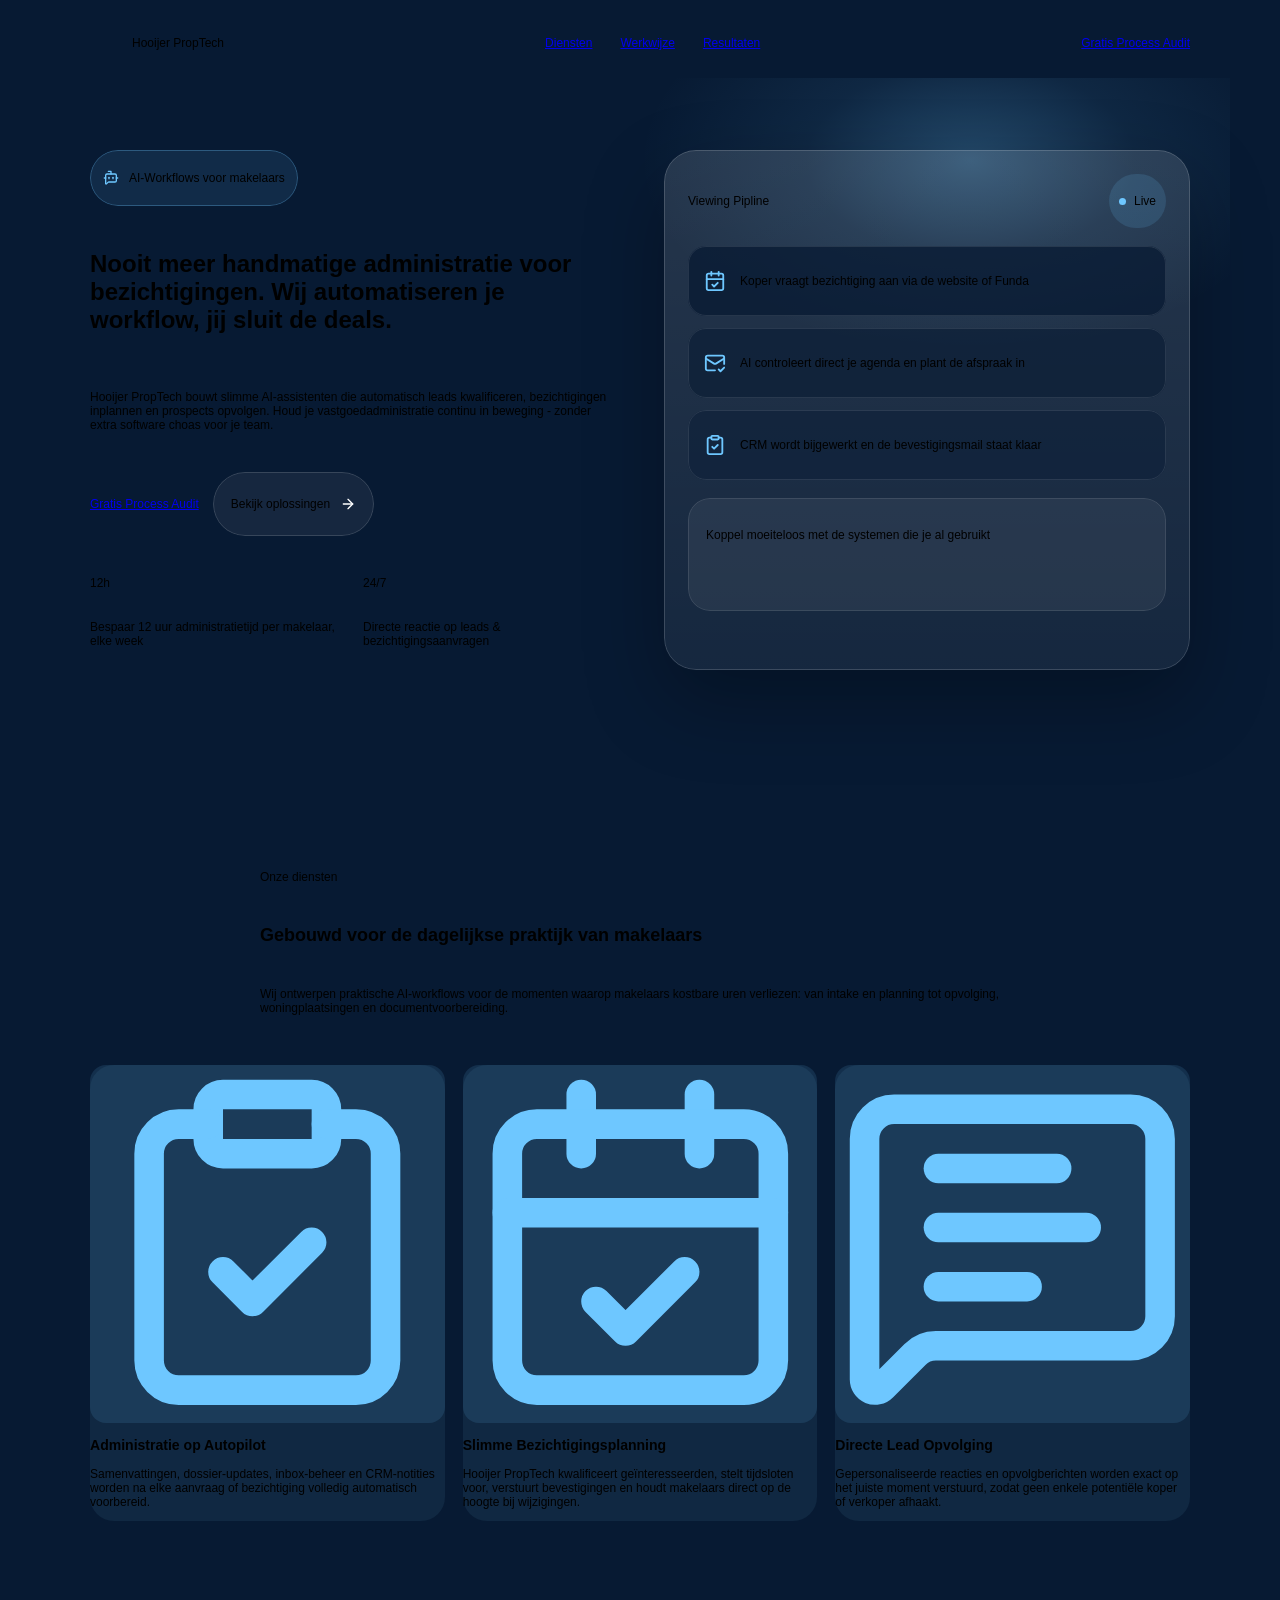
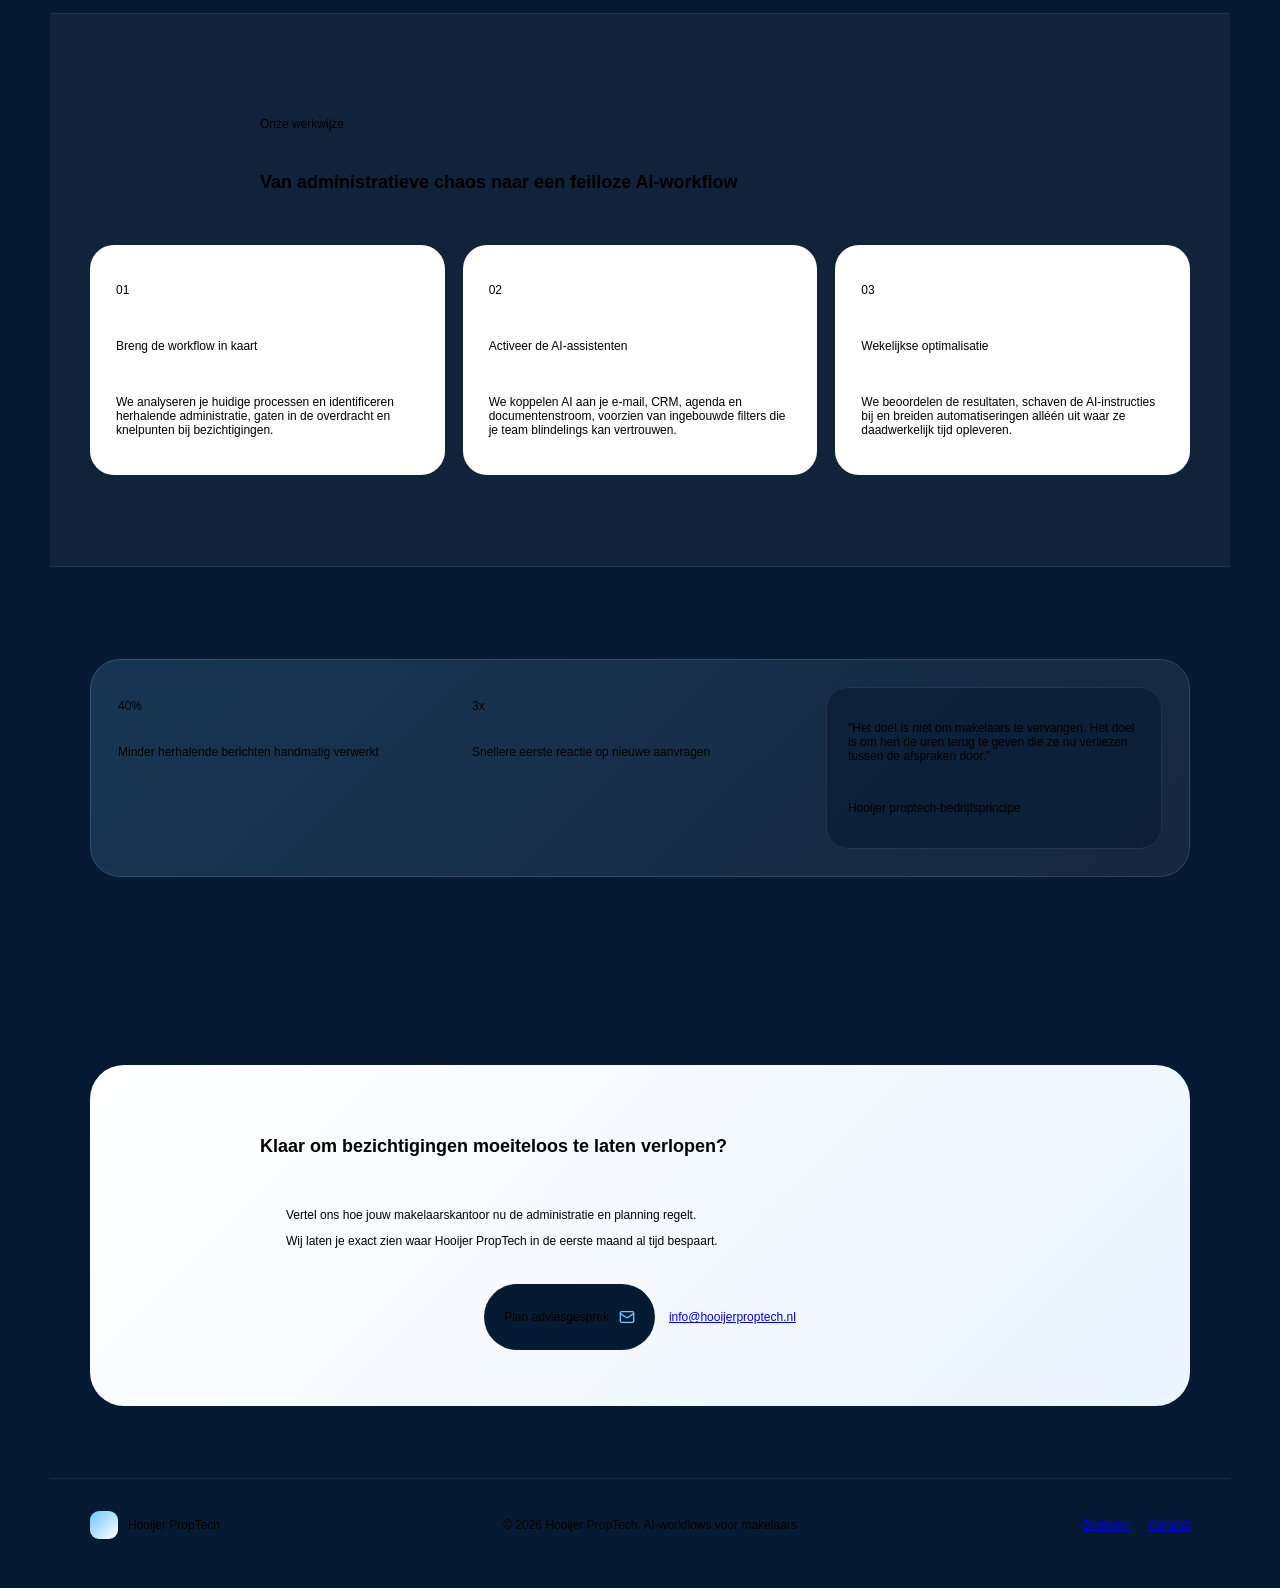
<file: PropAI — AI Automation for Real Estate Agents_files/canvas-sandbox-on-page.html>
<!DOCTYPE html>
<!-- saved from url=(0724)https://site-da978dc66a2a6b6aeba1e8b35b87ab9af8ecf9a7d78844601239dc228b.framercanvas.com/s/app.b3542740e5a1b34b8285e6420af47d5f94ad0363/canvas-sandbox-on-page.html?experiment=prototypeTreeDriver%3DdynamicOverrides#services=%7B%22api%22%3A%22https%3A%2F%2Fapi.framer.com%22%2C%22app%22%3A%22https%3A%2F%2Fframer.com%22%2C%22canvas%22%3A%22https%3A%2F%2Fframercanvas.com%22%2C%22events%22%3A%22https%3A%2F%2Fevents.framer.com%22%2C%22login%22%3A%22https%3A%2F%2Fframer.com%2Flogin%22%2C%22userContent%22%3A%22https%3A%2F%2Fframerusercontent.com%22%2C%22modulesCDN%22%3A%22https%3A%2F%2Fframerusercontent.com%2Fmodules%22%2C%22modulesShortLink%22%3A%22https%3A%2F%2Fframer.com%2Fm%22%2C%22previewDomain%22%3A%22framer.app%22%7D -->
<html lang="en" dir="ltr"><head><meta http-equiv="Content-Type" content="text/html; charset=UTF-8">
		
		<meta name="viewport" content="width=device-width, initial-scale=1.0, maximum-scale=1.0, user-scalable=no">

		<script type="importmap-shim">
{
	"imports": {
		"framer": "./scripts/framer.esm.js",
		"framer-motion": "https://app.framerstatic.com/framer-motion-esm-shim.3P3AOA56.mjs",
		"react": "./scripts/react.esm.js",
		"react/jsx-runtime": "./scripts/react-jsx-runtime.esm.js",
		"react/jsx-dev-runtime": "./scripts/react-jsx-runtime.esm.js",
		"react-dom": "./scripts/react-dom.esm.js",
		"react-dom/client": "./scripts/react-dom.esm.js",
		"react-dom/server": "./scripts/react-dom-server.esm.js"
	},
	"scopes": {
		"https://ga.jspm.io/": {
			"fs": "https://framer.com/m/framer/empty.js@0.1.0",
			"process": "https://framer.com/m/framer/empty.js@0.1.0",
			"scheduler": "https://ga.jspm.io/npm:scheduler@0.23.0/index.js"
		}
	}
}
</script>


		
		
			<script src="./react.production.min(1).js.download"></script>
<script src="./react-dom.production.min(1).js.download"></script>
<script src="./react-dom-server-legacy.browser.production.min(1).js.download"></script>
		

		
<script>
	window.__previousRequire__ = window.require
	window.__previousExports__ = window.exports
	window.__previousProcess__ = window.process

	window.require = (moduleSpecifier) => {
		switch (moduleSpecifier) {
			case "react":
				return window.React
			case "object-assign":
				return Object.assign
			default:
				throw new Error("react-jsx-runtime requires unexpected module:" + moduleSpecifier)
		}
	}

	window.__REACT_RUNTIME_JSX__ = { Fragment: undefined, jsx: undefined, jsxs: undefined, jsxDEV: undefined }
	window.exports = {
		set Fragment(value) { window.__REACT_RUNTIME_JSX__.Fragment = value; },
		set jsx(value) { window.__REACT_RUNTIME_JSX__.jsx = value; },
		set jsxs(value) { window.__REACT_RUNTIME_JSX__.jsxs = value; },
		set jsxDEV(value) {window.__REACT_RUNTIME_JSX__.jsxDEV = value; }
	}
</script>

	<script>
		window.process = { env: { NODE_ENV: "production" } }
	</script>
	<script src="./react-jsx-runtime.production.min.js.download"></script>
	<script>
		;(function() {
			const reactJsxRuntimeProductionGlobals = JSON.parse(`["f", "k", "l", "m", "n", "p", "q"]
`)
			if (!Array.isArray(reactJsxRuntimeProductionGlobals) || reactJsxRuntimeProductionGlobals.length === 0) {
				throw new Error("react-jsx-runtime production globals config missing")
			}

			for (const globalName of reactJsxRuntimeProductionGlobals) {
				const value = window[globalName]
				Object.defineProperty(window, globalName, {
					value,
					writable: false,
					configurable: false,
					enumerable: true,
				})
			}
		})()
	</script>

<script>
	// Restore the globals to their prev values.
	window.require = window.__previousRequire__
	window.exports = window.__previousExports__
	window.process = window.__previousProcess__
</script>


		
		<link href="./canvas-sandbox-on-page.JVQMCO6I.css" rel="stylesheet">

		
		<link href="https://app.framerstatic.com/chunk-GN24XEI4.mjs" rel="modulepreload">
<link href="https://app.framerstatic.com/chunk-YDRHTA5M.mjs" rel="modulepreload">
<link href="https://app.framerstatic.com/chunk-DYNCKUFC.mjs" rel="modulepreload">
<link href="https://app.framerstatic.com/chunk-PBTAHTNX.mjs" rel="modulepreload">
<link href="https://app.framerstatic.com/chunk-425IX65M.mjs" rel="modulepreload">
<link href="https://app.framerstatic.com/chunk-HMF7T2NG.mjs" rel="modulepreload">
<link href="https://app.framerstatic.com/chunk-CT63CFX7.mjs" rel="modulepreload">
<link href="https://app.framerstatic.com/chunk-UIHRMWHY.mjs" rel="modulepreload">
<link href="https://app.framerstatic.com/chunk-WO5DC6IG.mjs" rel="modulepreload">
<link href="https://app.framerstatic.com/chunk-MMESJ4O2.mjs" rel="modulepreload">
<link href="https://app.framerstatic.com/chunk-WFVIAMCW.mjs" rel="modulepreload">
<link href="https://app.framerstatic.com/chunk-XD24P57D.mjs" rel="modulepreload">
<link href="https://app.framerstatic.com/chunk-4I6ENMO3.mjs" rel="modulepreload">
<link href="https://app.framerstatic.com/chunk-TLN27MBM.mjs" rel="modulepreload">
<link href="https://app.framerstatic.com/chunk-AXMHKBT6.mjs" rel="modulepreload">
<link href="https://app.framerstatic.com/chunk-2KIUTRA6.mjs" rel="modulepreload">
<link href="https://app.framerstatic.com/chunk-5OWMESGG.mjs" rel="modulepreload">
<link href="https://app.framerstatic.com/chunk-IVLJFPXK.mjs" rel="modulepreload">
<link href="https://app.framerstatic.com/chunk-6GHJKZ6U.mjs" rel="modulepreload">
<link href="https://app.framerstatic.com/chunk-Q652OIYH.mjs" rel="modulepreload">
<link href="https://app.framerstatic.com/chunk-7NY3LZ3R.mjs" rel="modulepreload">
<link href="https://app.framerstatic.com/chunk-CU22M4B3.mjs" rel="modulepreload">
<link href="https://app.framerstatic.com/chunk-2Q7D34YV.mjs" rel="modulepreload">
<link href="https://app.framerstatic.com/chunk-XSZNKX3T.mjs" rel="modulepreload">
<link href="https://app.framerstatic.com/chunk-AFIDN3ND.mjs" rel="modulepreload">
<link href="https://app.framerstatic.com/chunk-EQBCTBZ3.mjs" rel="modulepreload">
<link href="https://app.framerstatic.com/chunk-XE44TO42.mjs" rel="modulepreload">
<link href="https://app.framerstatic.com/chunk-G6GJM6IQ.mjs" rel="modulepreload">
<link href="https://app.framerstatic.com/chunk-7LHLDZTO.mjs" rel="modulepreload">
<link href="https://app.framerstatic.com/chunk-L2QYKMOJ.mjs" rel="modulepreload">
<link href="https://app.framerstatic.com/chunk-6C6VSETA.mjs" rel="modulepreload">
<link href="https://app.framerstatic.com/chunk-KYPY4QS7.mjs" rel="modulepreload">
<link href="https://app.framerstatic.com/chunk-FYUJQV6J.mjs" rel="modulepreload">
<link href="https://app.framerstatic.com/chunk-A57EQWGF.mjs" rel="modulepreload">
<link href="https://app.framerstatic.com/chunk-QQNP42OT.mjs" rel="modulepreload">
<link href="https://app.framerstatic.com/chunk-XWJKN7IN.mjs" rel="modulepreload">
<link href="https://app.framerstatic.com/chunk-NUW55VQ6.mjs" rel="modulepreload">
<link href="https://app.framerstatic.com/chunk-3HUNQ5UJ.mjs" rel="modulepreload">
<link href="https://app.framerstatic.com/chunk-AYYBTPZU.mjs" rel="modulepreload">
<link href="https://app.framerstatic.com/chunk-TCEROVJS.mjs" rel="modulepreload">
<link href="https://app.framerstatic.com/chunk-6ARWXEFX.mjs" rel="modulepreload">
<link href="https://app.framerstatic.com/chunk-BYNP3JI7.mjs" rel="modulepreload">
<link href="https://app.framerstatic.com/chunk-2NQVBTOC.mjs" rel="modulepreload">
<link href="https://app.framerstatic.com/chunk-3ZJI7BYZ.mjs" rel="modulepreload">
<link href="https://app.framerstatic.com/chunk-JKBVST2J.mjs" rel="modulepreload">
<link href="https://app.framerstatic.com/chunk-C2ONFC6H.mjs" rel="modulepreload">
<link href="https://app.framerstatic.com/chunk-VKWF2PPO.mjs" rel="modulepreload">
<link href="https://app.framerstatic.com/chunk-UZNETSBG.mjs" rel="modulepreload">
<link href="https://app.framerstatic.com/chunk-REJ2XCEK.mjs" rel="modulepreload">
<link href="https://app.framerstatic.com/chunk-2S627D2L.mjs" rel="modulepreload">
<link href="https://app.framerstatic.com/chunk-T77QJFCJ.mjs" rel="modulepreload">
<link href="https://app.framerstatic.com/chunk-PCOAFXVS.mjs" rel="modulepreload">
<link href="https://app.framerstatic.com/chunk-RX2FO2PW.mjs" rel="modulepreload">
<link href="https://app.framerstatic.com/chunk-RNHTTH2C.mjs" rel="modulepreload">
<link href="https://app.framerstatic.com/chunk-KVUIFLXV.mjs" rel="modulepreload">
<link href="https://app.framerstatic.com/chunk-RIB5TLTP.mjs" rel="modulepreload">
<link href="https://app.framerstatic.com/chunk-ELZNB4NI.mjs" rel="modulepreload">
<link href="https://app.framerstatic.com/chunk-SPWSWTND.mjs" rel="modulepreload">
<link href="https://app.framerstatic.com/chunk-APUN4GEX.mjs" rel="modulepreload">
<link href="https://app.framerstatic.com/chunk-MHNGPHK2.mjs" rel="modulepreload">
<link href="https://app.framerstatic.com/chunk-5GQS776Z.mjs" rel="modulepreload">
<link href="https://app.framerstatic.com/chunk-ZEAUZYNA.mjs" rel="modulepreload">
<link href="https://app.framerstatic.com/chunk-M6FTQCX2.mjs" rel="modulepreload">
<link href="https://app.framerstatic.com/chunk-KATJTHEH.mjs" rel="modulepreload">
<link href="https://app.framerstatic.com/chunk-V7FUNARM.mjs" rel="modulepreload">
<link href="https://app.framerstatic.com/chunk-S32BAGJQ.mjs" rel="modulepreload">
<link href="https://app.framerstatic.com/chunk-WSUCJTCH.mjs" rel="modulepreload">
<link href="https://app.framerstatic.com/chunk-M7VYO5XE.mjs" rel="modulepreload">
<link href="https://app.framerstatic.com/chunk-RNU25OWF.mjs" rel="modulepreload">
<link href="https://app.framerstatic.com/chunk-C3OP6VPE.mjs" rel="modulepreload">
<link href="https://app.framerstatic.com/chunk-TCGVUOBN.mjs" rel="modulepreload">
<link href="https://app.framerstatic.com/chunk-SDISSWE6.mjs" rel="modulepreload">
<link href="https://app.framerstatic.com/chunk-XFC6OVIX.mjs" rel="modulepreload">
<link href="https://app.framerstatic.com/chunk-S4WLADFZ.mjs" rel="modulepreload">
<link href="https://app.framerstatic.com/chunk-UCF3PEEH.mjs" rel="modulepreload">
<link href="https://app.framerstatic.com/chunk-XITSJKYY.mjs" rel="modulepreload">
	<style type="text/css" data-framer-css="true"></style><style type="text/css" data-framer-css="true"></style><style type="text/css" data-framer-css="true"></style><style type="text/css" data-framer-css="true"></style><style type="text/css" data-framer-css="true"></style><style type="text/css" data-framer-css="true"></style></head>

	<body data-framer-theme="light" data-new-gr-c-s-check-loaded="14.1311.0" data-gr-ext-installed="">
		<main class=""><div style="--token-b3835770-7944-4944-a0bb-674d7ed44056: rgb(7, 26, 51); --token-e65970cc-7e11-4085-8311-ec55d591bad3: rgb(11, 31, 58); --token-221b3ece-9e8e-4d17-84cb-0a00d3812c88: rgb(255, 255, 255); --token-7930363a-e0dd-4387-902f-04e3edc8209b: rgb(234, 244, 255); --token-abb1517e-73e3-4ee2-97fb-7edffe95b4c9: rgb(110, 199, 255); --token-e9bc6e70-7dfa-45e4-87ed-cc01f39129bb: rgba(255, 255, 255, 0.14);"><div data-framer-component-type="Frame" data-framer-name="Desktop" id="WQLkyLRf1" name="Desktop" style="display: flex; flex: 0 0 auto; user-select: none; background-color: rgb(7, 26, 51); pointer-events: none; width: auto; height: min-content; top: 0px; left: 0px; padding: 0px; flex-flow: column; place-content: center flex-start; align-items: center; gap: 0px; position: relative; min-height: 100vh; overflow-x: var(--overflow-clip-fallback, clip); overflow-y: var(--overflow-clip-fallback, clip); transform: none;"><div data-framer-component-type="Frame" id="mRKV6Qk9b" data-framer-name="Navigation" name="Navigation" style="display: flex; flex: 0 0 auto; user-select: none; pointer-events: none; width: 100%; height: min-content; max-width: 1180px; position: relative; padding: 24px 40px 16px; flex-flow: row; place-content: center space-between; align-items: center; overflow-x: var(--overflow-clip-fallback, clip); overflow-y: var(--overflow-clip-fallback, clip); transform: none;"><div data-framer-component-type="Frame" id="Sn2KxP5XH" data-framer-name="Brand" name="Brand" style="display: flex; flex: 0 0 auto; user-select: none; pointer-events: none; width: min-content; height: min-content; position: relative; padding: 0px; flex-flow: row; place-content: center flex-start; align-items: center; gap: 10px; overflow-x: var(--overflow-clip-fallback, clip); overflow-y: var(--overflow-clip-fallback, clip); transform: none;"><div data-framer-component-type="Frame" id="HAvPY9N34" data-framer-name="Brand Mark" name="Brand Mark" style="display: block; flex: 0 0 auto; user-select: none; pointer-events: none; width: 32px; height: 32px; border-radius: 10px; background: linear-gradient(135deg, var(--token-propai-accent) 0%, var(--token-propai-white) 100%); position: relative; overflow-x: var(--overflow-clip-fallback, clip); overflow-y: var(--overflow-clip-fallback, clip); transform: none;"></div><div id="xAGfCr04M" data-framer-component-type="RichTextContainer" style="opacity: 1; width: auto; height: auto; white-space: pre; position: relative; transform: none;"><p dir="auto" class="framer-text" style="--framer-font-family: &quot;Manrope&quot;, &quot;Manrope Placeholder&quot;, sans-serif; --framer-font-weight: 800; --font-selector: RlM7TWFucm9wZS1leHRyYWJvbGQ=; --framer-text-color: var(--token-221b3ece-9e8e-4d17-84cb-0a00d3812c88); --framer-font-size: 20px; --framer-letter-spacing: -0.04em; --framer-line-height: 1em;">Hooijer PropTech</p></div></div><div data-framer-component-type="Frame" id="uxdbQkgLK" data-framer-name="Navigation Links" name="Navigation Links" style="display: flex; flex: 0 0 auto; user-select: none; pointer-events: none; width: min-content; height: min-content; position: relative; padding: 0px; flex-flow: row; place-content: center; align-items: center; gap: 28px; overflow: visible; transform: none;"><div id="ShjL8oZad" data-framer-component-type="RichTextContainer" style="opacity: 1; width: auto; height: auto; white-space: pre; position: relative; transform: none;"><p dir="auto" class="framer-text" style="--framer-font-family: &quot;Manrope&quot;, &quot;Manrope Placeholder&quot;, sans-serif; --framer-font-weight: 600; --font-selector: RlM7TWFucm9wZS1zZW1pYm9sZA==; --framer-text-color: rgba(234, 244, 255, 0.72); --framer-font-size: 14px; --framer-line-height: 1em;"><a class="framer-text framer-styles-preset-z0dlkh" data-styles-preset="gVlcqQnwR" href="https://site-da978dc66a2a6b6aeba1e8b35b87ab9af8ecf9a7d78844601239dc228b.framercanvas.com/s/app.b3542740e5a1b34b8285e6420af47d5f94ad0363/">Diensten</a></p></div><div id="PyKM3n40k" data-framer-component-type="RichTextContainer" style="opacity: 1; width: auto; height: auto; white-space: pre; position: relative; transform: none;"><p dir="auto" class="framer-text" style="--framer-font-family: &quot;Manrope&quot;, &quot;Manrope Placeholder&quot;, sans-serif; --framer-font-weight: 600; --font-selector: RlM7TWFucm9wZS1zZW1pYm9sZA==; --framer-text-color: rgba(234, 244, 255, 0.72); --framer-font-size: 14px; --framer-line-height: 1em;"><a class="framer-text framer-styles-preset-z0dlkh" data-styles-preset="gVlcqQnwR" href="https://site-da978dc66a2a6b6aeba1e8b35b87ab9af8ecf9a7d78844601239dc228b.framercanvas.com/s/app.b3542740e5a1b34b8285e6420af47d5f94ad0363/">Werkwijze</a></p></div><div id="RlZ74D18N" data-framer-component-type="RichTextContainer" style="opacity: 1; width: auto; height: auto; white-space: pre; position: relative; transform: none;"><p dir="auto" class="framer-text" style="--framer-font-family: &quot;Manrope&quot;, &quot;Manrope Placeholder&quot;, sans-serif; --framer-font-weight: 600; --font-selector: RlM7TWFucm9wZS1zZW1pYm9sZA==; --framer-text-color: rgba(234, 244, 255, 0.72); --framer-font-size: 14px; --framer-line-height: 1em;"><a class="framer-text framer-styles-preset-z0dlkh" data-styles-preset="gVlcqQnwR" href="https://site-da978dc66a2a6b6aeba1e8b35b87ab9af8ecf9a7d78844601239dc228b.framercanvas.com/s/app.b3542740e5a1b34b8285e6420af47d5f94ad0363/">Resultaten</a></p></div></div><div data-framer-component-type="ComponentContainer" data-framer-component-container="true" id="qXfuKHsDk" style="display: block; flex: 0 0 auto; user-select: none; width: auto; height: auto; position: relative; overflow: visible; transform: none;"><a class="framer-AbAqL framer-10cku98 framer-v-10cku98 framer-1e6mkoy" data-framer-name="Primary" data-reset="button" href="mailto:hello@propai.agency" target="_blank" rel="noopener" style="background-color: rgb(255, 255, 255); border-radius: 999px;"><div class="framer-k85ddg" data-framer-component-type="RichTextContainer" style="--extracted-r6o4lv: #0B1F3A; transform: none;"><p dir="auto" class="framer-text" style="--font-selector: RlM7TWFucm9wZS1ib2xk; --framer-font-family: &quot;Manrope&quot;, &quot;Manrope Placeholder&quot;, sans-serif; --framer-font-size: 14px; --framer-font-weight: 700; --framer-line-height: 1em; --framer-text-color: var(--extracted-r6o4lv, #0B1F3A);">Gratis Process Audit</p></div></a></div></div><div data-framer-component-type="Frame" id="IzKX2mwph" data-framer-name="Opening" name="Opening" style="display: flex; flex: 0 0 auto; user-select: none; pointer-events: none; width: 100%; height: min-content; background: radial-gradient(50% 50% at 78% 12%, rgba(110, 199, 255, 0.28) 0%, rgba(110, 199, 255, 0.08) 28%, rgba(7, 26, 51, 0) 56%); max-width: 1180px; position: relative; padding: 72px 40px 96px; flex-flow: column; place-content: center flex-start; align-items: center; gap: 44px; overflow: visible; transform: none;"><div data-framer-component-type="Frame" id="Fl8jMmV7K" data-framer-name="Opening Grid" name="Opening Grid" style="display: grid; flex: 0 0 auto; user-select: none; pointer-events: none; width: 100%; height: min-content; position: relative; grid-template-columns: repeat(2, minmax(360px, 1fr)); justify-content: center; grid-auto-rows: min-content; grid-template-rows: repeat(1, min-content); padding: 0px; gap: 48px; overflow: visible; transform: none;"><div data-framer-component-type="Frame" id="xJ664Meo2" data-framer-name="Opening Copy" name="Opening Copy" style="display: flex; flex: 0 0 auto; user-select: none; pointer-events: none; width: 100%; height: min-content; position: relative; place-self: start; padding: 0px; flex-flow: column; place-content: flex-start; align-items: flex-start; gap: 28px; overflow: visible; transform: none;"><div data-framer-component-type="Frame" id="x7Zxsgnxi" data-framer-name="Kicker" name="Kicker" style="display: flex; flex: 0 0 auto; user-select: none; background-color: rgba(110, 199, 255, 0.1); pointer-events: none; width: min-content; height: min-content; border-radius: 999px; position: relative; padding: 9px 13px; flex-flow: row; place-content: center; align-items: center; gap: 10px; overflow-x: var(--overflow-clip-fallback, clip); overflow-y: var(--overflow-clip-fallback, clip); transform: none;"><svg data-framer-component-type="Frame" class="framer-2eZAu" role="presentation" viewBox="0 0 24 24" style="--1m973uw: #6EC7FF; --js9iwy: 2; display: block; flex: 0 0 auto; user-select: none; width: 16px; height: auto; position: relative; transform: none;"><use href="#4044552799"></use></svg><div id="Yo6KsXmGa" data-framer-component-type="RichTextContainer" style="opacity: 1; width: auto; height: auto; white-space: pre; position: relative; transform: none;"><p dir="auto" class="framer-text" style="--framer-font-family: &quot;Manrope&quot;, &quot;Manrope Placeholder&quot;, sans-serif; --framer-font-weight: 700; --font-selector: RlM7TWFucm9wZS1ib2xk; --framer-text-color: rgb(191, 232, 255); --framer-font-size: 12px; --framer-letter-spacing: 0.08em; --framer-text-transform: uppercase; --framer-line-height: 1em;">AI-Workflows voor makelaars</p></div><div data-frame-border="true" style="position: absolute; inset: 0px; border-radius: inherit; corner-shape: inherit; pointer-events: none; border-style: solid; border-color: rgba(110, 199, 255, 0.3); border-width: 1px;"></div></div><div id="j47SFVxPu" data-framer-component-type="RichTextContainer" style="opacity: 1; width: 100%; height: auto; white-space: pre-wrap; overflow-wrap: break-word; word-break: break-word; position: relative; transform: none;"><h1 dir="auto" class="framer-text framer-styles-preset-ii5xh" data-styles-preset="qNtFmCsVL">Nooit meer handmatige administratie voor bezichtigingen. Wij automatiseren je workflow, jij sluit de deals.</h1></div><div id="guI17SG56" data-framer-component-type="RichTextContainer" style="opacity: 1; width: 100%; height: auto; white-space: pre-wrap; overflow-wrap: break-word; word-break: break-word; position: relative; transform: none;"><p dir="auto" class="framer-text framer-styles-preset-7dyem8" data-styles-preset="K3SLA16kZ">Hooijer PropTech bouwt slimme AI-assistenten die automatisch leads kwalificeren, bezichtigingen inplannen en prospects opvolgen. Houd je vastgoedadministratie continu in beweging - zonder extra software choas voor je team.</p></div><div data-framer-component-type="Frame" id="NepgXIykt" data-framer-name="Actions" name="Actions" style="display: flex; flex: 0 0 auto; user-select: none; pointer-events: none; width: min-content; height: min-content; position: relative; padding: 0px; flex-flow: row; place-content: center flex-start; align-items: center; gap: 14px; overflow: visible; transform: none;"><div data-framer-component-type="ComponentContainer" data-framer-component-container="true" id="ZOTUeZEs3" style="display: block; flex: 0 0 auto; user-select: none; width: auto; height: auto; position: relative; overflow: visible; transform: none;"><a class="framer-AbAqL framer-10cku98 framer-v-10cku98 framer-1e6mkoy" data-framer-name="Primary" data-reset="button" href="mailto:hello@propai.agency" target="_blank" rel="noopener" style="background-color: rgb(255, 255, 255); border-radius: 999px;"><div class="framer-k85ddg" data-framer-component-type="RichTextContainer" style="--extracted-r6o4lv: #0B1F3A; transform: none;"><p dir="auto" class="framer-text" style="--font-selector: RlM7TWFucm9wZS1ib2xk; --framer-font-family: &quot;Manrope&quot;, &quot;Manrope Placeholder&quot;, sans-serif; --framer-font-size: 14px; --framer-font-weight: 700; --framer-line-height: 1em; --framer-text-color: var(--extracted-r6o4lv, #0B1F3A);">Gratis Process Audit</p></div></a></div><div data-framer-component-type="Frame" id="ssTk0xXAS" data-framer-name="Secondary CTA" name="Secondary CTA" style="display: flex; flex: 0 0 auto; user-select: none; background-color: rgba(255, 255, 255, 0.06); pointer-events: none; width: min-content; height: min-content; border-radius: 999px; position: relative; padding: 13px 18px; flex-flow: row; place-content: center; align-items: center; gap: 10px; overflow-x: var(--overflow-clip-fallback, clip); overflow-y: var(--overflow-clip-fallback, clip); transform: none;"><div id="nJvpxl5oD" data-framer-component-type="RichTextContainer" style="opacity: 1; width: auto; height: auto; white-space: pre; position: relative; transform: none;"><p dir="auto" class="framer-text" style="--framer-font-family: &quot;Manrope&quot;, &quot;Manrope Placeholder&quot;, sans-serif; --framer-font-weight: 700; --font-selector: RlM7TWFucm9wZS1ib2xk; --framer-text-color: rgb(255, 255, 255); --framer-font-size: 18px; --framer-line-height: 1em;">Bekijk oplossingen</p></div><svg data-framer-component-type="Frame" class="framer-SYorz" role="presentation" viewBox="0 0 24 24" style="--1m973uw: #FFFFFF; --js9iwy: 2; display: block; flex: 0 0 auto; user-select: none; width: 16px; height: auto; position: relative; transform: none;"><use href="#1175957644"></use></svg><div data-frame-border="true" style="position: absolute; inset: 0px; border-radius: inherit; corner-shape: inherit; pointer-events: none; border-style: solid; border-color: rgba(255, 255, 255, 0.14); border-width: 1px;"></div></div></div><div data-framer-component-type="Frame" id="KebjzdbvN" data-framer-name="Proof Stats" name="Proof Stats" style="display: flex; flex: 0 0 auto; user-select: none; pointer-events: none; width: 100%; height: min-content; position: relative; padding: 0px; flex-flow: row; place-content: flex-start; align-items: flex-start; gap: 20px; overflow: visible; transform: none;"><div data-framer-component-type="Frame" id="VSOSyKo6o" data-framer-name="Stat" name="Stat" style="display: flex; flex: 1 0 0px; user-select: none; pointer-events: none; width: 1px; height: min-content; position: relative; padding: 0px; flex-flow: column; place-content: flex-start; align-items: flex-start; gap: 6px; overflow: visible; transform: none;"><div id="SH7C6WJ8_" data-framer-component-type="RichTextContainer" style="opacity: 1; width: 100%; height: auto; white-space: pre-wrap; overflow-wrap: break-word; word-break: break-word; position: relative; transform: none;"><p dir="auto" class="framer-text" style="--framer-font-family: &quot;Manrope&quot;, &quot;Manrope Placeholder&quot;, sans-serif; --framer-font-weight: 800; --font-selector: RlM7TWFucm9wZS1leHRyYWJvbGQ=; --framer-text-color: #FFFFFF; --framer-font-size: 32px; --framer-line-height: 1em;">12h</p></div><div id="GbCINmqIy" data-framer-component-type="RichTextContainer" style="opacity: 1; width: 100%; height: auto; white-space: pre-wrap; overflow-wrap: break-word; word-break: break-word; position: relative; transform: none;"><p dir="auto" class="framer-text" style="--framer-font-family: &quot;Manrope&quot;, &quot;Manrope Placeholder&quot;, sans-serif; --framer-font-weight: 500; --font-selector: RlM7TWFucm9wZS1tZWRpdW0=; --framer-text-color: rgba(234, 244, 255, 0.66); --framer-font-size: 13px; --framer-line-height: 1.35em;">Bespaar 12 uur administratietijd per makelaar, elke week</p></div></div><div data-framer-component-type="Frame" id="aBVu5jfbJ" data-framer-name="Stat" name="Stat" style="display: flex; flex: 1 0 0px; user-select: none; pointer-events: none; width: 1px; height: min-content; position: relative; padding: 0px; flex-flow: column; place-content: flex-start; align-items: flex-start; gap: 6px; overflow: visible; transform: none;"><div id="oJsSMtH9R" data-framer-component-type="RichTextContainer" style="opacity: 1; width: 100%; height: auto; white-space: pre-wrap; overflow-wrap: break-word; word-break: break-word; position: relative; transform: none;"><p dir="auto" class="framer-text" style="--framer-font-family: &quot;Manrope&quot;, &quot;Manrope Placeholder&quot;, sans-serif; --framer-font-weight: 800; --font-selector: RlM7TWFucm9wZS1leHRyYWJvbGQ=; --framer-text-color: #FFFFFF; --framer-font-size: 32px; --framer-line-height: 1em;">24/7</p></div><div id="M8JNTgh81" data-framer-component-type="RichTextContainer" style="opacity: 1; width: 100%; height: auto; white-space: pre-wrap; overflow-wrap: break-word; word-break: break-word; position: relative; transform: none;"><p dir="auto" class="framer-text" style="--framer-font-family: &quot;Manrope&quot;, &quot;Manrope Placeholder&quot;, sans-serif; --framer-font-weight: 500; --font-selector: RlM7TWFucm9wZS1tZWRpdW0=; --framer-text-color: rgba(234, 244, 255, 0.66); --framer-font-size: 13px; --framer-line-height: 1.35em;">Directe reactie op leads &amp; bezichtigingsaanvragen</p></div></div></div></div><div data-framer-component-type="Frame" id="MRzejwHPf" data-framer-name="AI Workflow Panel" name="AI Workflow Panel" style="display: flex; flex: 0 0 auto; user-select: none; pointer-events: none; width: 100%; height: min-content; min-height: 520px; border-radius: 32px; box-shadow: rgba(0, 0, 0, 0.28) 0px 32px 80px 0px; background: linear-gradient(rgba(255, 255, 255, 0.12) 0%, rgba(255, 255, 255, 0.06) 100%); position: relative; place-self: start; padding: 24px; flex-flow: column; place-content: flex-start; align-items: flex-start; gap: 18px; overflow-x: var(--overflow-clip-fallback, clip); overflow-y: var(--overflow-clip-fallback, clip); transform: none;"><div data-framer-component-type="Frame" id="RpO03mrDu" data-framer-name="Panel Header" name="Panel Header" style="display: flex; flex: 0 0 auto; user-select: none; pointer-events: none; width: 100%; height: min-content; position: relative; padding: 0px; flex-flow: row; place-content: center space-between; align-items: center; overflow: visible; transform: none;"><div id="p9puhEAMF" data-framer-component-type="RichTextContainer" style="opacity: 1; width: auto; height: auto; white-space: pre; position: relative; transform: none;"><p dir="auto" class="framer-text" style="--framer-font-family: &quot;Manrope&quot;, &quot;Manrope Placeholder&quot;, sans-serif; --framer-font-weight: 700; --font-selector: RlM7TWFucm9wZS1ib2xk; --framer-text-color: rgb(255, 255, 255); --framer-font-size: 18px; --framer-line-height: 1.1em;">Viewing Pipline</p></div><div data-framer-component-type="Frame" id="Y_uUlVxtH" data-framer-name="Status" name="Status" style="display: flex; flex: 0 0 auto; user-select: none; background-color: rgba(110, 199, 255, 0.14); pointer-events: none; width: min-content; height: min-content; border-radius: 999px; position: relative; padding: 8px 10px; flex-flow: row; place-content: center; align-items: center; gap: 8px; overflow-x: var(--overflow-clip-fallback, clip); overflow-y: var(--overflow-clip-fallback, clip); transform: none;"><div data-framer-component-type="Frame" id="Hj1BkJTLb" data-framer-name="Live Dot" name="Live Dot" style="display: block; flex: 0 0 auto; user-select: none; background-color: rgb(110, 199, 255); pointer-events: none; width: 7px; height: 7px; border-radius: 999px; position: relative; overflow-x: var(--overflow-clip-fallback, clip); overflow-y: var(--overflow-clip-fallback, clip); transform: none;"></div><div id="AweSL7kes" data-framer-component-type="RichTextContainer" style="opacity: 1; width: auto; height: auto; white-space: pre; position: relative; transform: none;"><p dir="auto" class="framer-text" style="--framer-font-family: &quot;Manrope&quot;, &quot;Manrope Placeholder&quot;, sans-serif; --framer-font-weight: 700; --font-selector: RlM7TWFucm9wZS1ib2xk; --framer-text-color: #BFE8FF; --framer-font-size: 12px; --framer-line-height: 1em;">Live</p></div></div></div><div data-framer-component-type="Frame" id="C6fYv86E8" data-framer-name="Automation Tasks" name="Automation Tasks" style="display: flex; flex: 0 0 auto; user-select: none; pointer-events: none; width: 100%; height: min-content; position: relative; padding: 0px; flex-flow: column; place-content: flex-start; align-items: flex-start; gap: 12px; overflow: visible; transform: none;"><div data-framer-component-type="Frame" id="lLdBMgota" data-framer-name="Task" name="Task" style="display: flex; flex: 0 0 auto; user-select: none; background-color: rgba(7, 26, 51, 0.76); pointer-events: none; width: 100%; height: min-content; border-radius: 18px; position: relative; padding: 16px; flex-flow: row; place-content: center flex-start; align-items: center; gap: 14px; overflow-x: var(--overflow-clip-fallback, clip); overflow-y: var(--overflow-clip-fallback, clip); transform: none;"><svg data-framer-component-type="Frame" class="framer-7VEp3" role="presentation" viewBox="0 0 24 24" style="--1m973uw: #6EC7FF; --js9iwy: 2; display: block; flex: 0 0 auto; user-select: none; width: 22px; height: auto; position: relative; transform: none;"><use href="#3583153760"></use></svg><div id="OEmIsd26g" data-framer-component-type="RichTextContainer" style="opacity: 1; width: 1px; height: auto; white-space: pre-wrap; overflow-wrap: break-word; word-break: break-word; flex: 1 0 0px; position: relative; transform: none;"><p dir="auto" class="framer-text" style="--framer-font-family: &quot;Manrope&quot;, &quot;Manrope Placeholder&quot;, sans-serif; --framer-font-weight: 600; --font-selector: RlM7TWFucm9wZS1zZW1pYm9sZA==; --framer-text-color: rgb(255, 255, 255); --framer-font-size: 15px; --framer-line-height: 1.35em;">Koper vraagt bezichtiging aan via de website of Funda</p></div><div data-frame-border="true" style="position: absolute; inset: 0px; border-radius: inherit; corner-shape: inherit; pointer-events: none; border-style: solid; border-color: rgba(255, 255, 255, 0.1); border-width: 1px;"></div></div><div data-framer-component-type="Frame" id="CHpjhZOn9" data-framer-name="Task" name="Task" style="display: flex; flex: 0 0 auto; user-select: none; background-color: rgba(7, 26, 51, 0.58); pointer-events: none; width: 100%; height: min-content; border-radius: 18px; position: relative; padding: 16px; flex-flow: row; place-content: center flex-start; align-items: center; gap: 14px; overflow-x: var(--overflow-clip-fallback, clip); overflow-y: var(--overflow-clip-fallback, clip); transform: none;"><svg data-framer-component-type="Frame" class="framer-o60xf" role="presentation" viewBox="0 0 24 24" style="--1m973uw: #6EC7FF; --js9iwy: 2; display: block; flex: 0 0 auto; user-select: none; width: 22px; height: auto; position: relative; transform: none;"><use href="#199327949"></use></svg><div id="Tm3Mf5t_Z" data-framer-component-type="RichTextContainer" style="opacity: 1; width: 1px; height: auto; white-space: pre-wrap; overflow-wrap: break-word; word-break: break-word; flex: 1 0 0px; position: relative; transform: none;"><p dir="auto" class="framer-text" style="--framer-font-family: &quot;Manrope&quot;, &quot;Manrope Placeholder&quot;, sans-serif; --framer-font-weight: 600; --font-selector: RlM7TWFucm9wZS1zZW1pYm9sZA==; --framer-text-color: rgb(255, 255, 255); --framer-font-size: 15px; --framer-line-height: 1.35em;">AI controleert direct je agenda en plant de afspraak in</p></div><div data-frame-border="true" style="position: absolute; inset: 0px; border-radius: inherit; corner-shape: inherit; pointer-events: none; border-style: solid; border-color: rgba(255, 255, 255, 0.1); border-width: 1px;"></div></div><div data-framer-component-type="Frame" id="lEOGkEBoT" data-framer-name="Task" name="Task" style="display: flex; flex: 0 0 auto; user-select: none; background-color: rgba(7, 26, 51, 0.42); pointer-events: none; width: 100%; height: min-content; border-radius: 18px; position: relative; padding: 16px; flex-flow: row; place-content: center flex-start; align-items: center; gap: 14px; overflow-x: var(--overflow-clip-fallback, clip); overflow-y: var(--overflow-clip-fallback, clip); transform: none;"><svg data-framer-component-type="Frame" class="framer-9LRKZ" role="presentation" viewBox="0 0 24 24" style="--1m973uw: #6EC7FF; --js9iwy: 2; display: block; flex: 0 0 auto; user-select: none; width: 22px; height: auto; position: relative; transform: none;"><use href="#2127998350"></use></svg><div id="rnXBpOUcs" data-framer-component-type="RichTextContainer" style="opacity: 1; width: 1px; height: auto; white-space: pre-wrap; overflow-wrap: break-word; word-break: break-word; flex: 1 0 0px; position: relative; transform: none;"><p dir="auto" class="framer-text" style="--framer-font-family: &quot;Manrope&quot;, &quot;Manrope Placeholder&quot;, sans-serif; --framer-font-weight: 600; --font-selector: RlM7TWFucm9wZS1zZW1pYm9sZA==; --framer-text-color: rgb(255, 255, 255); --framer-font-size: 15px; --framer-line-height: 1.35em;">CRM wordt bijgewerkt en de bevestigingsmail staat klaar</p></div><div data-frame-border="true" style="position: absolute; inset: 0px; border-radius: inherit; corner-shape: inherit; pointer-events: none; border-style: solid; border-color: rgba(255, 255, 255, 0.1); border-width: 1px;"></div></div></div><div data-framer-component-type="Frame" id="ckxXWYFMo" data-framer-name="Integrations" name="Integrations" style="display: flex; flex: 0 0 auto; user-select: none; background-color: rgba(255, 255, 255, 0.06); pointer-events: none; width: 100%; height: min-content; border-radius: 22px; position: relative; padding: 18px; flex-flow: column; place-content: flex-start; align-items: flex-start; gap: 16px; overflow-x: var(--overflow-clip-fallback, clip); overflow-y: var(--overflow-clip-fallback, clip); transform: none;"><div id="ow9cSHO_S" data-framer-component-type="RichTextContainer" style="opacity: 1; width: 100%; height: auto; white-space: pre-wrap; overflow-wrap: break-word; word-break: break-word; position: relative; transform: none;"><p dir="auto" class="framer-text" style="--framer-font-family: &quot;Manrope&quot;, &quot;Manrope Placeholder&quot;, sans-serif; --framer-font-weight: 600; --font-selector: RlM7TWFucm9wZS1zZW1pYm9sZA==; --framer-text-color: rgba(234, 244, 255, 0.68); --framer-font-size: 13px; --framer-line-height: 1.35em;">Koppel moeiteloos met de systemen die je al gebruikt</p></div><div data-framer-component-type="Frame" id="oYKwUCIVq" data-framer-name="Tool Logos" name="Tool Logos" style="display: flex; flex: 0 0 auto; user-select: none; pointer-events: none; width: 100%; height: min-content; position: relative; padding: 0px; flex-flow: wrap; place-content: center flex-start; align-items: center; gap: 18px 22px; overflow-x: var(--overflow-clip-fallback, clip); overflow-y: var(--overflow-clip-fallback, clip); transform: none;"><div data-framer-component-type="Frame" class="framer-DR7zB" style="--t829wi: rgba(255, 255, 255, 0.46); display: block; flex: 0 0 auto; user-select: none; width: auto; height: 23px; position: relative; transform: none;"></div><div data-framer-component-type="Frame" class="framer-ekGPF" style="--t829wi: rgba(255, 255, 255, 0.46); display: block; flex: 0 0 auto; user-select: none; width: auto; height: 23px; position: relative; transform: none;"></div><div data-framer-component-type="Frame" class="framer-8Hyub" style="--t829wi: rgba(255, 255, 255, 0.46); display: block; flex: 0 0 auto; user-select: none; width: auto; height: 23px; position: relative; transform: none;"></div><div data-framer-component-type="Frame" class="framer-r6dAC" style="--t829wi: rgba(255, 255, 255, 0.46); display: block; flex: 0 0 auto; user-select: none; width: auto; height: 23px; position: relative; transform: none;"></div></div><div data-frame-border="true" style="position: absolute; inset: 0px; border-radius: inherit; corner-shape: inherit; pointer-events: none; border-style: solid; border-color: rgba(255, 255, 255, 0.1); border-width: 1px;"></div></div><div data-frame-border="true" style="position: absolute; inset: 0px; border-radius: inherit; corner-shape: inherit; pointer-events: none; border-style: solid; border-color: rgba(255, 255, 255, 0.16); border-width: 1px;"></div></div></div></div><div data-framer-component-type="Frame" id="R_mMto0WR" data-framer-name="Services" name="Services" style="display: flex; flex: 0 0 auto; user-select: none; pointer-events: none; width: 100%; height: min-content; max-width: 1180px; position: relative; padding: 92px 40px; flex-flow: column; place-content: center flex-start; align-items: center; gap: 38px; overflow-x: var(--overflow-clip-fallback, clip); overflow-y: var(--overflow-clip-fallback, clip); transform: none;"><div data-framer-component-type="Frame" id="PfN8pWm6I" data-framer-name="Section Header" name="Section Header" style="display: flex; flex: 0 0 auto; user-select: none; pointer-events: none; width: 760px; height: min-content; max-width: 100%; position: relative; padding: 0px; flex-flow: column; place-content: center flex-start; align-items: center; gap: 14px; overflow: visible; transform: none;"><div id="WU7ppRt5w" data-framer-component-type="RichTextContainer" style="opacity: 1; width: 100%; height: auto; white-space: pre-wrap; overflow-wrap: break-word; word-break: break-word; position: relative; transform: none;"><p dir="auto" class="framer-text framer-styles-preset-ymnu80" data-styles-preset="WMmSPSa5v" style="--framer-text-alignment: center;">Onze diensten</p></div><div id="XqrjuVedQ" data-framer-component-type="RichTextContainer" style="opacity: 1; width: 100%; height: auto; white-space: pre-wrap; overflow-wrap: break-word; word-break: break-word; position: relative; transform: none;"><h2 dir="auto" class="framer-text framer-styles-preset-7bneg3" data-styles-preset="ayoiVFxWu" style="--framer-text-alignment: center;">Gebouwd voor de dagelijkse praktijk van makelaars</h2></div><div id="gILO90QPB" data-framer-component-type="RichTextContainer" style="opacity: 1; width: 100%; height: auto; white-space: pre-wrap; overflow-wrap: break-word; word-break: break-word; position: relative; transform: none;"><p dir="auto" class="framer-text framer-styles-preset-7dyem8" data-styles-preset="K3SLA16kZ" style="--framer-text-alignment: center;">Wij ontwerpen praktische AI-workflows voor de momenten waarop makelaars kostbare uren verliezen: van intake en planning tot opvolging, woningplaatsingen en documentvoorbereiding.</p></div></div><div data-framer-component-type="Frame" id="jzgMb6tP3" data-framer-name="Service Card Grid" name="Service Card Grid" style="display: grid; flex: 0 0 auto; user-select: none; pointer-events: none; width: 100%; height: min-content; position: relative; grid-template-columns: repeat(3, minmax(220px, 1fr)); justify-content: center; grid-auto-rows: minmax(0px, 1fr); grid-template-rows: repeat(1, minmax(0px, 1fr)); padding: 0px; gap: 18px; overflow: visible; transform: none;"><div data-framer-component-type="ComponentContainer" data-framer-component-container="true" id="ISrYdLQXW" style="display: block; flex: 0 0 auto; user-select: none; width: 100%; height: 100%; place-self: start; position: relative; overflow: visible; transform: none;"><div class="framer-fWfqQ framer-ewhcql framer-v-ewhcql" data-border="true" data-framer-name="Default" style="--border-bottom-width: 1px; --border-color: rgba(255, 255, 255, 0.12); --border-left-width: 1px; --border-right-width: 1px; --border-style: solid; --border-top-width: 1px; background-color: rgb(16, 40, 66); width: 100%; height: 100%; border-radius: 24px;"><div class="framer-1r7u8uf" data-border="true" data-framer-name="Icon Chip" style="--border-bottom-width: 1px; --border-color: rgba(110, 199, 255, 0.28); --border-left-width: 1px; --border-right-width: 1px; --border-style: solid; --border-top-width: 1px; background-color: rgba(110, 199, 255, 0.12); border-radius: 16px;"><svg class="framer-9LRKZ framer-1ojighs" role="presentation" viewBox="0 0 24 24" style="--1m973uw: rgb(110, 199, 255); --js9iwy: 2;"><use href="#2127998350"></use></svg></div><div class="framer-ogu1gj" data-framer-name="Content"><div class="framer-mait6o" data-framer-component-type="RichTextContainer" style="--extracted-a0htzi: #FFFFFF; transform: none;"><h3 dir="auto" class="framer-text" style="--font-selector: RlM7TWFucm9wZS1ib2xk; --framer-font-family: &quot;Manrope&quot;, &quot;Manrope Placeholder&quot;, sans-serif; --framer-font-size: 22px; --framer-font-weight: 700; --framer-letter-spacing: -0.03em; --framer-line-height: 1.15em; --framer-text-color: var(--extracted-a0htzi, #FFFFFF);">Administratie op Autopilot</h3></div><div class="framer-1qplqit" data-framer-component-type="RichTextContainer" style="--extracted-r6o4lv: rgba(234, 244, 255, 0.72); transform: none;"><p dir="auto" class="framer-text" style="--font-selector: RlM7TWFucm9wZS1yZWd1bGFy; --framer-font-family: &quot;Manrope&quot;, &quot;Manrope Placeholder&quot;, sans-serif; --framer-font-size: 15px; --framer-line-height: 1.55em; --framer-text-color: var(--extracted-r6o4lv, rgba(234, 244, 255, 0.72));">Samenvattingen, dossier-updates, inbox-beheer en CRM-notities worden na elke aanvraag of bezichtiging volledig automatisch voorbereid.</p></div></div><div class="framer-5vwx5n" data-framer-name="Accent Line" style="background: linear-gradient(90deg, rgba(110, 199, 255, 0.8) 0%, rgba(110, 199, 255, 0.05) 100%); border-radius: 999px;"></div></div></div><div data-framer-component-type="ComponentContainer" data-framer-component-container="true" id="tJZQNEihs" style="display: block; flex: 0 0 auto; user-select: none; width: 100%; height: 100%; place-self: start; position: relative; overflow: visible; transform: none;"><div class="framer-fWfqQ framer-ewhcql framer-v-ewhcql" data-border="true" data-framer-name="Default" style="--border-bottom-width: 1px; --border-color: rgba(255, 255, 255, 0.12); --border-left-width: 1px; --border-right-width: 1px; --border-style: solid; --border-top-width: 1px; background-color: rgb(16, 40, 66); width: 100%; height: 100%; border-radius: 24px;"><div class="framer-1r7u8uf" data-border="true" data-framer-name="Icon Chip" style="--border-bottom-width: 1px; --border-color: rgba(110, 199, 255, 0.28); --border-left-width: 1px; --border-right-width: 1px; --border-style: solid; --border-top-width: 1px; background-color: rgba(110, 199, 255, 0.12); border-radius: 16px;"><svg class="framer-7VEp3 framer-1ojighs" role="presentation" viewBox="0 0 24 24" style="--1m973uw: rgb(110, 199, 255); --js9iwy: 2;"><use href="#3583153760"></use></svg></div><div class="framer-ogu1gj" data-framer-name="Content"><div class="framer-mait6o" data-framer-component-type="RichTextContainer" style="--extracted-a0htzi: #FFFFFF; transform: none;"><h3 dir="auto" class="framer-text" style="--font-selector: RlM7TWFucm9wZS1ib2xk; --framer-font-family: &quot;Manrope&quot;, &quot;Manrope Placeholder&quot;, sans-serif; --framer-font-size: 22px; --framer-font-weight: 700; --framer-letter-spacing: -0.03em; --framer-line-height: 1.15em; --framer-text-color: var(--extracted-a0htzi, #FFFFFF);">Slimme Bezichtigingsplanning</h3></div><div class="framer-1qplqit" data-framer-component-type="RichTextContainer" style="--extracted-r6o4lv: rgba(234, 244, 255, 0.72); transform: none;"><p dir="auto" class="framer-text" style="--font-selector: RlM7TWFucm9wZS1yZWd1bGFy; --framer-font-family: &quot;Manrope&quot;, &quot;Manrope Placeholder&quot;, sans-serif; --framer-font-size: 15px; --framer-line-height: 1.55em; --framer-text-color: var(--extracted-r6o4lv, rgba(234, 244, 255, 0.72));">Hooijer PropTech kwalificeert geïnteresseerden, stelt tijdsloten voor, verstuurt bevestigingen en houdt makelaars direct op de hoogte bij wijzigingen.</p></div></div><div class="framer-5vwx5n" data-framer-name="Accent Line" style="background: linear-gradient(90deg, rgba(110, 199, 255, 0.8) 0%, rgba(110, 199, 255, 0.05) 100%); border-radius: 999px;"></div></div></div><div data-framer-component-type="ComponentContainer" data-framer-component-container="true" id="w1ZcD2zX6" style="display: block; flex: 0 0 auto; user-select: none; width: 100%; height: 100%; place-self: start; position: relative; overflow: visible; transform: none;"><div class="framer-fWfqQ framer-ewhcql framer-v-ewhcql" data-border="true" data-framer-name="Default" style="--border-bottom-width: 1px; --border-color: rgba(255, 255, 255, 0.12); --border-left-width: 1px; --border-right-width: 1px; --border-style: solid; --border-top-width: 1px; background-color: rgb(16, 40, 66); width: 100%; height: 100%; border-radius: 24px;"><div class="framer-1r7u8uf" data-border="true" data-framer-name="Icon Chip" style="--border-bottom-width: 1px; --border-color: rgba(110, 199, 255, 0.28); --border-left-width: 1px; --border-right-width: 1px; --border-style: solid; --border-top-width: 1px; background-color: rgba(110, 199, 255, 0.12); border-radius: 16px;"><svg class="framer-SZCIX framer-1ojighs" role="presentation" viewBox="0 0 24 24" style="--1m973uw: rgb(110, 199, 255); --js9iwy: 2;"><use href="#1165334554"></use></svg></div><div class="framer-ogu1gj" data-framer-name="Content"><div class="framer-mait6o" data-framer-component-type="RichTextContainer" style="--extracted-a0htzi: #FFFFFF; transform: none;"><h3 dir="auto" class="framer-text" style="--font-selector: RlM7TWFucm9wZS1ib2xk; --framer-font-family: &quot;Manrope&quot;, &quot;Manrope Placeholder&quot;, sans-serif; --framer-font-size: 22px; --framer-font-weight: 700; --framer-letter-spacing: -0.03em; --framer-line-height: 1.15em; --framer-text-color: var(--extracted-a0htzi, #FFFFFF);">Directe Lead Opvolging</h3></div><div class="framer-1qplqit" data-framer-component-type="RichTextContainer" style="--extracted-r6o4lv: rgba(234, 244, 255, 0.72); transform: none;"><p dir="auto" class="framer-text" style="--font-selector: RlM7TWFucm9wZS1yZWd1bGFy; --framer-font-family: &quot;Manrope&quot;, &quot;Manrope Placeholder&quot;, sans-serif; --framer-font-size: 15px; --framer-line-height: 1.55em; --framer-text-color: var(--extracted-r6o4lv, rgba(234, 244, 255, 0.72));">Gepersonaliseerde reacties en opvolgberichten worden exact op het juiste moment verstuurd, zodat geen enkele potentiële koper of verkoper afhaakt.</p></div></div><div class="framer-5vwx5n" data-framer-name="Accent Line" style="background: linear-gradient(90deg, rgba(110, 199, 255, 0.8) 0%, rgba(110, 199, 255, 0.05) 100%); border-radius: 999px;"></div></div></div></div></div><div data-framer-component-type="Frame" id="xWF9wnzO2" data-framer-name="Process" name="Process" style="display: flex; flex: 0 0 auto; user-select: none; background-color: rgba(255, 255, 255, 0.04); pointer-events: none; width: 100%; height: min-content; max-width: 1180px; position: relative; padding: 92px 40px; flex-flow: column; place-content: center flex-start; align-items: center; gap: 38px; overflow-x: var(--overflow-clip-fallback, clip); overflow-y: var(--overflow-clip-fallback, clip); transform: none;"><div data-framer-component-type="Frame" id="QuHyFspEy" data-framer-name="Section Header" name="Section Header" style="display: flex; flex: 0 0 auto; user-select: none; pointer-events: none; width: 760px; height: min-content; max-width: 100%; position: relative; padding: 0px; flex-flow: column; place-content: center flex-start; align-items: center; gap: 14px; overflow: visible; transform: none;"><div id="HNESbCxwX" data-framer-component-type="RichTextContainer" style="opacity: 1; width: 100%; height: auto; white-space: pre-wrap; overflow-wrap: break-word; word-break: break-word; position: relative; transform: none;"><p dir="auto" class="framer-text framer-styles-preset-ymnu80" data-styles-preset="WMmSPSa5v" style="--framer-text-alignment: center;">Onze werkwijze</p></div><div id="Ssn1ccBtg" data-framer-component-type="RichTextContainer" style="opacity: 1; width: 100%; height: auto; white-space: pre-wrap; overflow-wrap: break-word; word-break: break-word; position: relative; transform: none;"><h2 dir="auto" class="framer-text framer-styles-preset-7bneg3" data-styles-preset="ayoiVFxWu" style="--framer-text-alignment: center;">Van administratieve chaos naar een feilloze AI-workflow</h2></div></div><div data-framer-component-type="Frame" id="lpvoQaHi1" data-framer-name="Process Steps" name="Process Steps" style="display: grid; flex: 0 0 auto; user-select: none; pointer-events: none; width: 100%; height: min-content; position: relative; grid-template-columns: repeat(3, minmax(160px, 1fr)); justify-content: center; grid-auto-rows: minmax(0px, 1fr); grid-template-rows: repeat(1, minmax(0px, 1fr)); padding: 0px; gap: 18px; overflow: visible; transform: none;"><div data-framer-component-type="Frame" id="jECSdTAtP" data-framer-name="Audit" name="Audit" style="display: flex; flex: 0 0 auto; user-select: none; background-color: rgb(255, 255, 255); pointer-events: none; width: 100%; height: 100%; border-radius: 24px; position: relative; place-self: start; padding: 26px; flex-flow: column; place-content: flex-start; align-items: flex-start; gap: 18px; overflow-x: var(--overflow-clip-fallback, clip); overflow-y: var(--overflow-clip-fallback, clip); transform: none;"><div id="Yy3UqNnWR" data-framer-component-type="RichTextContainer" style="opacity: 1; width: 100%; height: auto; white-space: pre-wrap; overflow-wrap: break-word; word-break: break-word; position: relative; transform: none;"><p dir="auto" class="framer-text" style="--framer-font-family: &quot;Manrope&quot;, &quot;Manrope Placeholder&quot;, sans-serif; --framer-font-weight: 800; --font-selector: RlM7TWFucm9wZS1leHRyYWJvbGQ=; --framer-text-color: #1A7CB5; --framer-font-size: 13px; --framer-letter-spacing: 0.08em; --framer-line-height: 1em;">01</p></div><div id="THsHHGEKt" data-framer-component-type="RichTextContainer" style="opacity: 1; width: 100%; height: auto; white-space: pre-wrap; overflow-wrap: break-word; word-break: break-word; position: relative; transform: none;"><p dir="auto" class="framer-text" style="--framer-font-family: &quot;Manrope&quot;, &quot;Manrope Placeholder&quot;, sans-serif; --framer-font-weight: 800; --font-selector: RlM7TWFucm9wZS1leHRyYWJvbGQ=; --framer-text-color: rgb(11, 31, 58); --framer-font-size: 22px; --framer-letter-spacing: -0.03em; --framer-line-height: 1.15em;">Breng de workflow in kaart</p></div><div id="O9y_C78sY" data-framer-component-type="RichTextContainer" style="opacity: 1; width: 100%; height: auto; white-space: pre-wrap; overflow-wrap: break-word; word-break: break-word; position: relative; transform: none;"><p dir="auto" class="framer-text" style="--framer-font-family: &quot;Manrope&quot;, &quot;Manrope Placeholder&quot;, sans-serif; --font-selector: RlM7TWFucm9wZS1yZWd1bGFy; --framer-text-color: rgba(11, 31, 58, 0.72); --framer-font-size: 15px; --framer-line-height: 1.55em;">We analyseren je huidige processen en identificeren herhalende administratie, gaten in de overdracht en knelpunten bij bezichtigingen.</p></div></div><div data-framer-component-type="Frame" id="f3aEh_QIY" data-framer-name="Build" name="Build" style="display: flex; flex: 0 0 auto; user-select: none; background-color: rgb(255, 255, 255); pointer-events: none; width: 100%; height: 100%; border-radius: 24px; position: relative; place-self: start; padding: 26px; flex-flow: column; place-content: flex-start; align-items: flex-start; gap: 18px; overflow-x: var(--overflow-clip-fallback, clip); overflow-y: var(--overflow-clip-fallback, clip); transform: none;"><div id="SqLK5izir" data-framer-component-type="RichTextContainer" style="opacity: 1; width: 100%; height: auto; white-space: pre-wrap; overflow-wrap: break-word; word-break: break-word; position: relative; transform: none;"><p dir="auto" class="framer-text" style="--framer-font-family: &quot;Manrope&quot;, &quot;Manrope Placeholder&quot;, sans-serif; --framer-font-weight: 800; --font-selector: RlM7TWFucm9wZS1leHRyYWJvbGQ=; --framer-text-color: #1A7CB5; --framer-font-size: 13px; --framer-letter-spacing: 0.08em; --framer-line-height: 1em;">02</p></div><div id="aMFMZBRcC" data-framer-component-type="RichTextContainer" style="opacity: 1; width: 100%; height: auto; white-space: pre-wrap; overflow-wrap: break-word; word-break: break-word; position: relative; transform: none;"><p dir="auto" class="framer-text" style="--framer-font-family: &quot;Manrope&quot;, &quot;Manrope Placeholder&quot;, sans-serif; --framer-font-weight: 800; --font-selector: RlM7TWFucm9wZS1leHRyYWJvbGQ=; --framer-text-color: rgb(11, 31, 58); --framer-font-size: 22px; --framer-letter-spacing: -0.03em; --framer-line-height: 1.15em;">Activeer de AI-assistenten</p></div><div id="QuANOpLNh" data-framer-component-type="RichTextContainer" style="opacity: 1; width: 100%; height: auto; white-space: pre-wrap; overflow-wrap: break-word; word-break: break-word; position: relative; transform: none;"><p dir="auto" class="framer-text" style="--framer-font-family: &quot;Manrope&quot;, &quot;Manrope Placeholder&quot;, sans-serif; --font-selector: RlM7TWFucm9wZS1yZWd1bGFy; --framer-text-color: rgba(11, 31, 58, 0.72); --framer-font-size: 15px; --framer-line-height: 1.55em;">We koppelen AI aan je e-mail, CRM, agenda en documentenstroom, voorzien van ingebouwde filters die je team blindelings kan vertrouwen.</p></div></div><div data-framer-component-type="Frame" id="QTmbCzqqE" data-framer-name="Improve" name="Improve" style="display: flex; flex: 0 0 auto; user-select: none; background-color: rgb(255, 255, 255); pointer-events: none; width: 100%; height: 100%; border-radius: 24px; position: relative; place-self: start; padding: 26px; flex-flow: column; place-content: flex-start; align-items: flex-start; gap: 18px; overflow-x: var(--overflow-clip-fallback, clip); overflow-y: var(--overflow-clip-fallback, clip); transform: none;"><div id="q8pBKdmg3" data-framer-component-type="RichTextContainer" style="opacity: 1; width: 100%; height: auto; white-space: pre-wrap; overflow-wrap: break-word; word-break: break-word; position: relative; transform: none;"><p dir="auto" class="framer-text" style="--framer-font-family: &quot;Manrope&quot;, &quot;Manrope Placeholder&quot;, sans-serif; --framer-font-weight: 800; --font-selector: RlM7TWFucm9wZS1leHRyYWJvbGQ=; --framer-text-color: #1A7CB5; --framer-font-size: 13px; --framer-letter-spacing: 0.08em; --framer-line-height: 1em;">03</p></div><div id="Zz5nws5Qx" data-framer-component-type="RichTextContainer" style="opacity: 1; width: 100%; height: auto; white-space: pre-wrap; overflow-wrap: break-word; word-break: break-word; position: relative; transform: none;"><p dir="auto" class="framer-text" style="--framer-font-family: &quot;Manrope&quot;, &quot;Manrope Placeholder&quot;, sans-serif; --framer-font-weight: 800; --font-selector: RlM7TWFucm9wZS1leHRyYWJvbGQ=; --framer-text-color: rgb(11, 31, 58); --framer-font-size: 22px; --framer-letter-spacing: -0.03em; --framer-line-height: 1.15em;">Wekelijkse optimalisatie</p></div><div id="wRrZpM5tV" data-framer-component-type="RichTextContainer" style="opacity: 1; width: 100%; height: auto; white-space: pre-wrap; overflow-wrap: break-word; word-break: break-word; position: relative; transform: none;"><p dir="auto" class="framer-text" style="--framer-font-family: &quot;Manrope&quot;, &quot;Manrope Placeholder&quot;, sans-serif; --font-selector: RlM7TWFucm9wZS1yZWd1bGFy; --framer-text-color: rgba(11, 31, 58, 0.72); --framer-font-size: 15px; --framer-line-height: 1.55em;">We beoordelen de resultaten, schaven de AI-instructies bij en breiden automatiseringen alléén uit waar ze daadwerkelijk tijd opleveren.</p></div></div></div><div data-frame-border="true" style="position: absolute; inset: 0px; border-radius: inherit; corner-shape: inherit; pointer-events: none; border-style: solid; border-color: rgba(255, 255, 255, 0.08); border-width: 1px 0px;"></div></div><div data-framer-component-type="Frame" id="J_UEQ8DgN" data-framer-name="Results" name="Results" style="display: flex; flex: 0 0 auto; user-select: none; pointer-events: none; width: 100%; height: min-content; max-width: 1180px; position: relative; padding: 92px 40px; flex-flow: column; place-content: center flex-start; align-items: center; gap: 28px; overflow-x: var(--overflow-clip-fallback, clip); overflow-y: var(--overflow-clip-fallback, clip); transform: none;"><div data-framer-component-type="Frame" id="ezfdC5w4E" data-framer-name="Results Band" name="Results Band" style="display: grid; flex: 0 0 auto; user-select: none; pointer-events: none; width: 100%; height: min-content; border-radius: 30px; background: linear-gradient(135deg, rgba(110, 199, 255, 0.16) 0%, rgba(255, 255, 255, 0.06) 100%); position: relative; grid-template-columns: repeat(3, minmax(160px, 1fr)); justify-content: center; grid-auto-rows: min-content; grid-template-rows: repeat(1, min-content); padding: 28px; gap: 18px; overflow-x: var(--overflow-clip-fallback, clip); overflow-y: var(--overflow-clip-fallback, clip); transform: none;"><div data-framer-component-type="Frame" id="HWoMHLIyu" data-framer-name="Metric" name="Metric" style="display: flex; flex: 0 0 auto; user-select: none; pointer-events: none; width: 100%; height: min-content; position: relative; place-self: start; padding: 0px; flex-flow: column; place-content: flex-start; align-items: flex-start; gap: 8px; overflow: visible; transform: none;"><div id="rxumo04uD" data-framer-component-type="RichTextContainer" style="opacity: 1; width: 100%; height: auto; white-space: pre-wrap; overflow-wrap: break-word; word-break: break-word; position: relative; transform: none;"><p dir="auto" class="framer-text" style="--framer-font-family: &quot;Manrope&quot;, &quot;Manrope Placeholder&quot;, sans-serif; --framer-font-weight: 800; --font-selector: RlM7TWFucm9wZS1leHRyYWJvbGQ=; --framer-text-color: #FFFFFF; --framer-font-size: 44px; --framer-line-height: 1em;">40%</p></div><div id="SDBTmiebv" data-framer-component-type="RichTextContainer" style="opacity: 1; width: 100%; height: auto; white-space: pre-wrap; overflow-wrap: break-word; word-break: break-word; position: relative; transform: none;"><p dir="auto" class="framer-text" style="--framer-font-family: &quot;Manrope&quot;, &quot;Manrope Placeholder&quot;, sans-serif; --framer-font-weight: 500; --font-selector: RlM7TWFucm9wZS1tZWRpdW0=; --framer-text-color: rgba(234, 244, 255, 0.72); --framer-font-size: 14px; --framer-line-height: 1.45em;">Minder herhalende berichten handmatig verwerkt</p></div></div><div data-framer-component-type="Frame" id="jfZAsgImx" data-framer-name="Metric" name="Metric" style="display: flex; flex: 0 0 auto; user-select: none; pointer-events: none; width: 100%; height: min-content; position: relative; place-self: start; padding: 0px; flex-flow: column; place-content: flex-start; align-items: flex-start; gap: 8px; overflow: visible; transform: none;"><div id="TL6oFBJvG" data-framer-component-type="RichTextContainer" style="opacity: 1; width: 100%; height: auto; white-space: pre-wrap; overflow-wrap: break-word; word-break: break-word; position: relative; transform: none;"><p dir="auto" class="framer-text" style="--framer-font-family: &quot;Manrope&quot;, &quot;Manrope Placeholder&quot;, sans-serif; --framer-font-weight: 800; --font-selector: RlM7TWFucm9wZS1leHRyYWJvbGQ=; --framer-text-color: #FFFFFF; --framer-font-size: 44px; --framer-line-height: 1em;">3x</p></div><div id="eqkQy9g35" data-framer-component-type="RichTextContainer" style="opacity: 1; width: 100%; height: auto; white-space: pre-wrap; overflow-wrap: break-word; word-break: break-word; position: relative; transform: none;"><p dir="auto" class="framer-text" style="--framer-font-family: &quot;Manrope&quot;, &quot;Manrope Placeholder&quot;, sans-serif; --framer-font-weight: 500; --font-selector: RlM7TWFucm9wZS1tZWRpdW0=; --framer-text-color: rgba(234, 244, 255, 0.72); --framer-font-size: 14px; --framer-line-height: 1.45em;">Snellere eerste reactie op nieuwe aanvragen</p></div></div><div data-framer-component-type="Frame" id="l_L5m0lG5" data-framer-name="Quote" name="Quote" style="display: flex; flex: 0 0 auto; user-select: none; background-color: rgba(7, 26, 51, 0.62); pointer-events: none; width: 100%; height: min-content; border-radius: 22px; position: relative; place-self: start; padding: 22px; flex-flow: column; place-content: flex-start; align-items: flex-start; gap: 14px; overflow-x: var(--overflow-clip-fallback, clip); overflow-y: var(--overflow-clip-fallback, clip); transform: none;"><div id="uyRZ7Bq4h" data-framer-component-type="RichTextContainer" style="opacity: 1; width: 100%; height: auto; white-space: pre-wrap; overflow-wrap: break-word; word-break: break-word; position: relative; transform: none;"><p dir="auto" class="framer-text" style="--framer-font-family: &quot;Manrope&quot;, &quot;Manrope Placeholder&quot;, sans-serif; --framer-font-weight: 600; --font-selector: RlM7TWFucm9wZS1zZW1pYm9sZA==; --framer-text-color: rgb(255, 255, 255); --framer-font-size: 18px; --framer-letter-spacing: -0.02em; --framer-line-height: 1.45em;">"Het doel is niet om makelaars te vervangen. Het doel is om hen de uren terug te geven die ze nu verliezen tussen de afspraken door."</p></div><div id="Fuk4R1L0Z" data-framer-component-type="RichTextContainer" style="opacity: 1; width: 100%; height: auto; white-space: pre-wrap; overflow-wrap: break-word; word-break: break-word; position: relative; transform: none;"><p dir="auto" class="framer-text" style="--framer-font-family: &quot;Manrope&quot;, &quot;Manrope Placeholder&quot;, sans-serif; --framer-font-weight: 700; --font-selector: RlM7TWFucm9wZS1ib2xk; --framer-text-color: rgb(110, 199, 255); --framer-font-size: 12px; --framer-letter-spacing: 0.08em; --framer-text-transform: uppercase; --framer-line-height: 1em;">Hooijer proptech-bedrijfsprincipe</p></div><div data-frame-border="true" style="position: absolute; inset: 0px; border-radius: inherit; corner-shape: inherit; pointer-events: none; border-style: solid; border-color: rgba(255, 255, 255, 0.1); border-width: 1px;"></div></div><div data-frame-border="true" style="position: absolute; inset: 0px; border-radius: inherit; corner-shape: inherit; pointer-events: none; border-style: solid; border-color: rgba(255, 255, 255, 0.14); border-width: 1px;"></div></div></div><div data-framer-component-type="Frame" id="jKRIuGHSQ" data-framer-name="Closing CTA" name="Closing CTA" style="display: flex; flex: 0 0 auto; user-select: none; pointer-events: none; width: 100%; height: min-content; max-width: 1180px; position: relative; padding: 96px 40px 72px; flex-flow: column; place-content: center flex-start; align-items: center; gap: 28px; overflow-x: var(--overflow-clip-fallback, clip); overflow-y: var(--overflow-clip-fallback, clip); transform: none;"><div data-framer-component-type="Frame" id="a4g96tndS" data-framer-name="CTA Card" name="CTA Card" style="display: flex; flex: 0 0 auto; user-select: none; pointer-events: none; width: 100%; height: min-content; border-radius: 34px; background: linear-gradient(135deg, rgb(255, 255, 255) 0%, rgb(234, 244, 255) 100%); position: relative; padding: 56px 40px; flex-flow: column; place-content: center flex-start; align-items: center; gap: 24px; overflow-x: var(--overflow-clip-fallback, clip); overflow-y: var(--overflow-clip-fallback, clip); transform: none;"><div id="qVHqo9zsn" data-framer-component-type="RichTextContainer" style="opacity: 1; width: 760px; height: auto; --framer-text-wrap: balance; white-space: pre-wrap; overflow-wrap: break-word; word-break: break-word; max-width: 100%; position: relative; transform: none;"><h2 dir="auto" class="framer-text" style="--framer-font-family: &quot;Manrope&quot;, &quot;Manrope Placeholder&quot;, sans-serif; --framer-font-weight: 800; --font-selector: RlM7TWFucm9wZS1leHRyYWJvbGQ=; --framer-text-color: rgb(11, 31, 58); --framer-font-size: 46px; --framer-letter-spacing: -0.04em; --framer-line-height: 1.06em; --framer-text-alignment: center;">Klaar om bezichtigingen moeiteloos te laten verlopen?</h2></div><div id="eQhdCcEwC" data-framer-component-type="RichTextContainer" style="opacity: 1; width: 708px; height: auto; --framer-text-wrap: balance; white-space: pre-wrap; overflow-wrap: break-word; word-break: break-word; max-width: 100%; position: relative; transform: none;"><p dir="auto" class="framer-text" style="--framer-font-family: &quot;Manrope&quot;, &quot;Manrope Placeholder&quot;, sans-serif; --font-selector: RlM7TWFucm9wZS1yZWd1bGFy; --framer-text-color: rgba(11, 31, 58, 0.72); --framer-font-size: 17px; --framer-line-height: 1.6em; --framer-text-alignment: center;">Vertel ons hoe jouw makelaarskantoor nu de administratie en planning regelt.</p><p dir="auto" class="framer-text" style="--framer-font-family: &quot;Manrope&quot;, &quot;Manrope Placeholder&quot;, sans-serif; --font-selector: RlM7TWFucm9wZS1yZWd1bGFy; --framer-text-color: rgba(11, 31, 58, 0.72); --framer-font-size: 17px; --framer-line-height: 1.6em; --framer-text-alignment: center;">Wij laten je exact zien waar Hooijer PropTech in de eerste maand al tijd bespaart.</p></div><div data-framer-component-type="Frame" id="j4i5xytyb" data-framer-name="CTA Actions" name="CTA Actions" style="display: flex; flex: 0 0 auto; user-select: none; pointer-events: none; width: min-content; height: min-content; position: relative; padding: 0px; flex-flow: row; place-content: center; align-items: center; gap: 14px; overflow: visible; transform: none;"><div data-framer-component-type="Frame" id="RFdLxn_YV" data-framer-name="Dark CTA" name="Dark CTA" style="display: flex; flex: 0 0 auto; user-select: none; background-color: rgb(7, 26, 51); pointer-events: none; width: min-content; height: min-content; border-radius: 999px; position: relative; padding: 14px 20px; flex-flow: row; place-content: center; align-items: center; gap: 10px; overflow-x: var(--overflow-clip-fallback, clip); overflow-y: var(--overflow-clip-fallback, clip); transform: none;"><div id="ByUHVFt_R" data-framer-component-type="RichTextContainer" style="opacity: 1; width: auto; height: auto; white-space: pre; position: relative; transform: none;"><p dir="auto" class="framer-text" style="--framer-font-family: &quot;Manrope&quot;, &quot;Manrope Placeholder&quot;, sans-serif; --framer-font-weight: 800; --font-selector: RlM7TWFucm9wZS1leHRyYWJvbGQ=; --framer-text-color: rgb(255, 255, 255); --framer-font-size: 14px; --framer-line-height: 1em;">Plan adviesgesprek</p></div><svg data-framer-component-type="Frame" class="framer-bNwvq" role="presentation" viewBox="0 0 24 24" style="--1m973uw: #6EC7FF; --js9iwy: 2; display: block; flex: 0 0 auto; user-select: none; width: 16px; height: auto; position: relative; transform: none;"><use href="#4162409723"></use></svg></div><div id="B14XH3X2P" data-framer-component-type="RichTextContainer" style="opacity: 1; width: auto; height: auto; white-space: pre; position: relative; transform: none;"><p dir="auto" class="framer-text" style="--framer-font-family: &quot;Manrope&quot;, &quot;Manrope Placeholder&quot;, sans-serif; --framer-font-weight: 700; --font-selector: RlM7TWFucm9wZS1ib2xk; --framer-text-color: rgb(11, 31, 58); --framer-font-size: 14px; --framer-line-height: 1em;"><a class="framer-text" href="mailto:hello@propai.agency" rel="noopener">info@hooijerproptech.nl</a></p></div></div></div></div><div data-framer-component-type="Frame" id="SiyzO63Qn" data-framer-name="Footer" name="Footer" style="display: flex; flex: 0 0 auto; user-select: none; pointer-events: none; width: 100%; height: min-content; max-width: 1180px; position: relative; padding: 28px 40px 44px; flex-flow: row; place-content: center space-between; align-items: center; overflow-x: var(--overflow-clip-fallback, clip); overflow-y: var(--overflow-clip-fallback, clip); transform: none;"><div data-framer-component-type="Frame" id="UK4u0Mf7j" data-framer-name="Footer Brand" name="Footer Brand" style="display: flex; flex: 0 0 auto; user-select: none; pointer-events: none; width: min-content; height: min-content; position: relative; padding: 0px; flex-flow: row; place-content: center flex-start; align-items: center; gap: 10px; overflow-x: var(--overflow-clip-fallback, clip); overflow-y: var(--overflow-clip-fallback, clip); transform: none;"><div data-framer-component-type="Frame" id="nGYco6kgx" data-framer-name="Brand Mark" name="Brand Mark" style="display: block; flex: 0 0 auto; user-select: none; pointer-events: none; width: 28px; height: 28px; border-radius: 9px; background: linear-gradient(135deg, rgb(110, 199, 255) 0%, rgb(255, 255, 255) 100%); position: relative; overflow-x: var(--overflow-clip-fallback, clip); overflow-y: var(--overflow-clip-fallback, clip); transform: none;"></div><div id="TfJ4aSlhI" data-framer-component-type="RichTextContainer" style="opacity: 1; width: auto; height: auto; white-space: pre; position: relative; transform: none;"><p dir="auto" class="framer-text" style="--framer-font-family: &quot;Manrope&quot;, &quot;Manrope Placeholder&quot;, sans-serif; --framer-font-weight: 800; --font-selector: RlM7TWFucm9wZS1leHRyYWJvbGQ=; --framer-text-color: rgb(255, 255, 255); --framer-font-size: 18px; --framer-letter-spacing: -0.04em; --framer-line-height: 1em;">Hooijer PropTech</p></div></div><div id="QOn3foENM" data-framer-component-type="RichTextContainer" style="opacity: 1; width: auto; height: auto; white-space: pre; position: relative; transform: none;"><p dir="auto" class="framer-text" style="--framer-font-family: &quot;Manrope&quot;, &quot;Manrope Placeholder&quot;, sans-serif; --framer-font-weight: 500; --font-selector: RlM7TWFucm9wZS1tZWRpdW0=; --framer-text-color: rgba(234, 244, 255, 0.58); --framer-font-size: 13px; --framer-line-height: 1.35em;">© 2026 Hooijer PropTech. AI-workflows voor makelaars </p></div><div data-framer-component-type="Frame" id="ysZU8TYkI" data-framer-name="Footer Links" name="Footer Links" style="display: flex; flex: 0 0 auto; user-select: none; pointer-events: none; width: min-content; height: min-content; position: relative; padding: 0px; flex-flow: row; place-content: center; align-items: center; gap: 18px; overflow: visible; transform: none;"><div id="QZqlI_FDI" data-framer-component-type="RichTextContainer" style="opacity: 1; width: auto; height: auto; white-space: pre; position: relative; transform: none;"><p dir="auto" class="framer-text" style="--framer-font-family: &quot;Manrope&quot;, &quot;Manrope Placeholder&quot;, sans-serif; --framer-font-weight: 600; --font-selector: RlM7TWFucm9wZS1zZW1pYm9sZA==; --framer-text-color: rgba(234, 244, 255, 0.72); --framer-font-size: 13px; --framer-line-height: 1em;"><a class="framer-text framer-styles-preset-z0dlkh" data-styles-preset="gVlcqQnwR" href="https://site-da978dc66a2a6b6aeba1e8b35b87ab9af8ecf9a7d78844601239dc228b.framercanvas.com/s/app.b3542740e5a1b34b8285e6420af47d5f94ad0363/">Diensten</a></p></div><div id="S0fbo_Pu0" data-framer-component-type="RichTextContainer" style="opacity: 1; width: auto; height: auto; white-space: pre; position: relative; transform: none;"><p dir="auto" class="framer-text" style="--framer-font-family: &quot;Manrope&quot;, &quot;Manrope Placeholder&quot;, sans-serif; --framer-font-weight: 600; --font-selector: RlM7TWFucm9wZS1zZW1pYm9sZA==; --framer-text-color: rgba(234, 244, 255, 0.72); --framer-font-size: 13px; --framer-line-height: 1em;"><a class="framer-text framer-styles-preset-z0dlkh" data-styles-preset="gVlcqQnwR" href="mailto: hooijeralieke@gmail.com" rel="noopener">Contact</a></p></div></div><div data-frame-border="true" style="position: absolute; inset: 0px; border-radius: inherit; corner-shape: inherit; pointer-events: none; border-style: solid; border-color: rgba(255, 255, 255, 0.08); border-width: 1px 0px 0px;"></div></div></div></div></main>
		<script>
	const defaultFetch = window.fetch.bind(window)
	window.fetch = function(input, init) {
		// Can be set via `installShimFetchHook` from `importShim.ts`.
		const fetchHook = window.esmsFetchHook
		if (fetchHook) return fetchHook(input, init, defaultFetch, "global")
		return defaultFetch(input, init)
	}

	// Init options for es-module-shims: https://github.com/guybedford/es-module-shims#init-options
	window.esmsInitOptions = {
		shimMode: true,
		mapOverrides: true,
		revokeBlobURLs: true,
		resolve: function (id, parentUrl, defaultResolve) {
			// Can be set via `installShimResolveHook` from `importShim.ts`.
			const resolveHook = window.esmsResolveHook
			if (resolveHook) return resolveHook(id, parentUrl, defaultResolve)
			return defaultResolve(id, parentUrl)
		},
		fetch: function(input, init) {
			// Can be set via `installShimFetchHook` from `importShim.ts`.
			const fetchHook = window.esmsFetchHook
			if (fetchHook) return fetchHook(input, init, defaultFetch, "module-loader")
			return defaultFetch(input, init)
		},
	}

	// A lot of libraries assume `process.env.NODE_ENV` is present in runtime/buildtime, so we are polyfilling it
	window.process = {
		...window.process,
		env: {
			...window.process?.env,
			NODE_ENV: "production",
		},
	}
</script>

		
		<script src="./canvas-sandbox-on-page.NYPPFIVO.mjs" type="module"></script>


<script type="importmap-shim" id="framer-local-modules">{"imports":{"#framer/local/screen/augiA20Il/augiA20Il.js":"https://framerusercontent.com/modules/j64ujoWQFQzv0Tpmv2uh/i8Xfrq0Gmkln8cK1kLqt/augiA20Il.js","#framer/local/siteMetadata/siteMetadata/siteMetadata.js":"https://framerusercontent.com/modules/hGa551MHU07ilb5IoTxY/XrEpgskwgDUQTxwRJad1/siteMetadata.js","#framer/local/snippets/snippets/snippets.js":"https://framerusercontent.com/modules/Q74MFx2K23ViC3DeZN0e/xAAkGd02j0ebN0yhJdxb/snippets.js","#framer/local/screen/EQXMI5fZy/EQXMI5fZy.js":"https://framerusercontent.com/modules/lnJM4KHfBgxjnntqonwZ/rRcuj5dssyzpC3SL80jL/EQXMI5fZy.js","#framer/local/componentPresets/componentPresets/componentPresets.js":"https://framerusercontent.com/modules/SGZSF839lFYiTvBz3fsu/udxsFO8dzjADGKJJTHpu/componentPresets.js","#framer/local/css/qNtFmCsVL/qNtFmCsVL.js":"https://framerusercontent.com/modules/Tabr2F8jHBQDhq36DXMO/spPywdaXn6UdJXp22Lwe/qNtFmCsVL.js","#framer/local/css/ayoiVFxWu/ayoiVFxWu.js":"https://framerusercontent.com/modules/fHxsrZ9Lhlg2aTUyWFm5/0G6sXeU7geP4fzYZguby/ayoiVFxWu.js","#framer/local/css/K3SLA16kZ/K3SLA16kZ.js":"https://framerusercontent.com/modules/Km5xvmM07xZSvxoSQgQg/I9OzIb9QgHrGhllHqS36/K3SLA16kZ.js","#framer/local/css/WMmSPSa5v/WMmSPSa5v.js":"https://framerusercontent.com/modules/sG3cvTw3M7ecQK7WUkFo/yiWn23feRD2PLmPsPdTS/WMmSPSa5v.js","#framer/local/css/gVlcqQnwR/gVlcqQnwR.js":"https://framerusercontent.com/modules/lH1Kq4vP5fsAgLMboDGR/QJES8TcVhCDKAEmn3ONQ/gVlcqQnwR.js","#framer/local/canvasComponent/c63FDlcj_/c63FDlcj_.js":"https://framerusercontent.com/modules/qQzxvIHXw6Fd1DGVP4Dq/EcpWtf1M4dEfK2ywvL72/c63FDlcj_.js","#framer/local/canvasComponent/TbExedu66/TbExedu66.js":"https://framerusercontent.com/modules/OEY1KT57MPtXRDtzPd3Z/U3Dgfvr8k7BhS6UOVXxy/TbExedu66.js","#framer/local/webPageMetadata/augiA20Il/augiA20Il.js":"https://framerusercontent.com/modules/s2Fr4mJRbCYcqjZBZjHL/weA3faj0MmiIF1A42JxK/augiA20Il.js","#framer/local/webPageMetadata/EQXMI5fZy/EQXMI5fZy.js":"https://framerusercontent.com/modules/Ip8QbMyqEaAhfrKhGlY9/62JH7UtOSacpdWsnvgj1/EQXMI5fZy.js"}}</script><script type="importmap-shim" id="framer-user-importmap">{"imports":{}}</script><div id="svg-templates" aria-hidden="true" style="position: absolute; overflow: hidden; bottom: 0px; left: 0px; width: 0px; height: 0px; z-index: 0; contain: strict;"><svg display="block" role="presentation" viewBox="0 0 24 24" xmlns="http://www.w3.org/2000/svg" id="4044552799"><path d="M 4 4 L 4 0 L 0 0" fill="transparent" height="4px" id="DHfNqtXUu" stroke-dasharray="" stroke-linecap="round" stroke-linejoin="round" stroke-width="var(--js9iwy, 2)" stroke="var(--1m973uw, rgb(0,0,0))" transform="translate(8 2)" width="4px"></path><path d="M 0 0 L 0 2" fill="transparent" height="2px" id="n37GAGbWC" stroke-dasharray="" stroke-linecap="round" stroke-linejoin="round" stroke-width="var(--js9iwy, 2)" stroke="var(--1m973uw, rgb(0,0,0))" transform="translate(15 11)" width="1px"></path><path d="M 0 0 L 2 0" fill="transparent" height="1px" id="dlh_Edjji" stroke-dasharray="" stroke-linecap="round" stroke-linejoin="round" stroke-width="var(--js9iwy, 2)" stroke="var(--1m973uw, rgb(0,0,0))" transform="translate(2 12)" width="2px"></path><path d="M 0 0 L 2 0" fill="transparent" height="1px" id="yXBvJfiQG" stroke-dasharray="" stroke-linecap="round" stroke-linejoin="round" stroke-width="var(--js9iwy, 2)" stroke="var(--1m973uw, rgb(0,0,0))" transform="translate(20 12)" width="2px"></path><path d="M 16 10 C 16 11.105 15.105 12 14 12 L 4.828 12 C 4.298 12 3.789 12.211 3.414 12.586 L 1.212 14.788 C 1.009 14.991 0.704 15.052 0.438 14.942 C 0.173 14.832 0 14.573 0 14.286 L 0 2 C 0 0.895 0.895 0 2 0 L 14 0 C 15.105 0 16 0.895 16 2 Z" fill="transparent" height="14.995929119583725px" id="ghiibRovH" stroke-dasharray="" stroke-linecap="round" stroke-linejoin="round" stroke-width="var(--js9iwy, 2)" stroke="var(--1m973uw, rgb(0,0,0))" transform="translate(4 6)" width="16px"></path><path d="M 0 0 L 0 2" fill="transparent" height="2px" id="g1YeoyYLK" stroke-dasharray="" stroke-linecap="round" stroke-linejoin="round" stroke-width="var(--js9iwy, 2)" stroke="var(--1m973uw, rgb(0,0,0))" transform="translate(9 11)" width="1px"></path></svg><svg display="block" role="presentation" viewBox="0 0 24 24" xmlns="http://www.w3.org/2000/svg" id="1175957644"><path d="M 0 0 L 14 0" fill="transparent" height="1px" id="h3fQSrHEV" stroke-dasharray="" stroke-linecap="round" stroke-linejoin="round" stroke-width="var(--js9iwy, 2)" stroke="var(--1m973uw, rgb(0,0,0))" transform="translate(5 12)" width="14px"></path><path d="M 0 0 L 7 7 L 0 14" fill="transparent" height="14px" id="DAe82Eor1" stroke-dasharray="" stroke-linecap="round" stroke-linejoin="round" stroke-width="var(--js9iwy, 2)" stroke="var(--1m973uw, rgb(0,0,0))" transform="translate(12 5)" width="7px"></path></svg><svg display="block" role="presentation" viewBox="0 0 24 24" xmlns="http://www.w3.org/2000/svg" id="3583153760"><path d="M 0 0 L 0 4" fill="transparent" height="4px" id="recurAYUl" stroke-dasharray="" stroke-linecap="round" stroke-linejoin="round" stroke-width="var(--js9iwy, 2)" stroke="var(--1m973uw, rgb(0,0,0))" transform="translate(8 2)" width="1px"></path><path d="M 0 0 L 0 4" fill="transparent" height="4px" id="JNtAKTbuu" stroke-dasharray="" stroke-linecap="round" stroke-linejoin="round" stroke-width="var(--js9iwy, 2)" stroke="var(--1m973uw, rgb(0,0,0))" transform="translate(16 2)" width="1px"></path><path d="M 2 18 C 0.895 18 0 17.105 0 16 L 0 2 C 0 0.895 0.895 0 2 0 L 16 0 C 17.105 0 18 0.895 18 2 L 18 16 C 18 17.105 17.105 18 16 18 Z" fill="transparent" height="18px" id="AC0vhtl4w" stroke-dasharray="" stroke-linecap="round" stroke-linejoin="round" stroke-width="var(--js9iwy, 2)" stroke="var(--1m973uw, rgb(0,0,0))" transform="translate(3 4)" width="18px"></path><path d="M 0 0 L 18 0" fill="transparent" height="1px" id="mIPZIhfuf" stroke-dasharray="" stroke-linecap="round" stroke-linejoin="round" stroke-width="var(--js9iwy, 2)" stroke="var(--1m973uw, rgb(0,0,0))" transform="translate(3 10)" width="18px"></path><path d="M 0 2 L 2 4 L 6 0" fill="transparent" height="4px" id="y2Tf1eRIm" stroke-dasharray="" stroke-linecap="round" stroke-linejoin="round" stroke-width="var(--js9iwy, 2)" stroke="var(--1m973uw, rgb(0,0,0))" transform="translate(9 14)" width="6px"></path></svg><svg display="block" role="presentation" viewBox="0 0 24 24" xmlns="http://www.w3.org/2000/svg" id="199327949"><path d="M 20 9 L 20 2 C 20 0.895 19.105 0 18 0 L 2 0 C 0.895 0 0 0.895 0 2 L 0 14 C 0 15.1 0.9 16 2 16 L 10 16" fill="transparent" height="16px" id="UHHtbeur_" stroke-dasharray="" stroke-linecap="round" stroke-linejoin="round" stroke-width="var(--js9iwy, 2)" stroke="var(--1m973uw, rgb(0,0,0))" transform="translate(2 4)" width="20px"></path><path d="M 20 0 L 11.03 5.7 C 10.4 6.095 9.6 6.095 8.97 5.7 L 0 0" fill="transparent" height="5.996010948941569px" id="ovcvfOj8S" stroke-dasharray="" stroke-linecap="round" stroke-linejoin="round" stroke-width="var(--js9iwy, 2)" stroke="var(--1m973uw, rgb(0,0,0))" transform="translate(2 7)" width="20px"></path><path d="M 0 2 L 2 4 L 6 0" fill="transparent" height="4px" id="ooFJli7ud" stroke-dasharray="" stroke-linecap="round" stroke-linejoin="round" stroke-width="var(--js9iwy, 2)" stroke="var(--1m973uw, rgb(0,0,0))" transform="translate(16 17)" width="6px"></path></svg><svg display="block" role="presentation" viewBox="0 0 24 24" xmlns="http://www.w3.org/2000/svg" id="2127998350"><path d="M 1 4 C 0.448 4 0 3.552 0 3 L 0 1 C 0 0.448 0.448 0 1 0 L 7 0 C 7.552 0 8 0.448 8 1 L 8 3 C 8 3.552 7.552 4 7 4 Z" fill="transparent" height="4px" id="QkCj5tdbM" stroke-dasharray="" stroke-linecap="round" stroke-linejoin="round" stroke-width="var(--js9iwy, 2)" stroke="var(--1m973uw, rgb(0,0,0))" transform="translate(8 2)" width="8px"></path><path d="M 12 0 L 14 0 C 15.105 0 16 0.895 16 2 L 16 16 C 16 17.105 15.105 18 14 18 L 2 18 C 0.895 18 0 17.105 0 16 L 0 2 C 0 0.895 0.895 0 2 0 L 4 0" fill="transparent" height="18px" id="zvsnSC2Ry" stroke-dasharray="" stroke-linecap="round" stroke-linejoin="round" stroke-width="var(--js9iwy, 2)" stroke="var(--1m973uw, rgb(0,0,0))" transform="translate(4 4)" width="16px"></path><path d="M 0 2 L 2 4 L 6 0" fill="transparent" height="4px" id="fbcmVx2xU" stroke-dasharray="" stroke-linecap="round" stroke-linejoin="round" stroke-width="var(--js9iwy, 2)" stroke="var(--1m973uw, rgb(0,0,0))" transform="translate(9 12)" width="6px"></path></svg><svg display="block" role="presentation" viewBox="0 0 24 24" xmlns="http://www.w3.org/2000/svg" id="4162409723"><path d="M 20 0 L 11.009 5.727 C 10.388 6.088 9.621 6.088 9 5.727 L 0 0" fill="transparent" height="5.997555074597631px" id="YxJGPvMN5" stroke-dasharray="" stroke-linecap="round" stroke-linejoin="round" stroke-width="var(--js9iwy, 2)" stroke="var(--1m973uw, rgb(0,0,0))" transform="translate(2 7)" width="20px"></path><path d="M 2 16 C 0.895 16 0 15.105 0 14 L 0 2 C 0 0.895 0.895 0 2 0 L 18 0 C 19.105 0 20 0.895 20 2 L 20 14 C 20 15.105 19.105 16 18 16 Z" fill="transparent" height="16px" id="LPBzBUi6X" stroke-dasharray="" stroke-linecap="round" stroke-linejoin="round" stroke-width="var(--js9iwy, 2)" stroke="var(--1m973uw, rgb(0,0,0))" transform="translate(2 4)" width="20px"></path></svg><svg display="block" role="presentation" viewBox="0 0 24 24" xmlns="http://www.w3.org/2000/svg" id="1165334554"><path d="M 20 14 C 20 15.105 19.105 16 18 16 L 4.828 16 C 4.298 16 3.789 16.211 3.414 16.586 L 1.212 18.788 C 1.009 18.991 0.704 19.052 0.438 18.942 C 0.173 18.832 0 18.573 0 18.286 L 0 2 C 0 0.895 0.895 0 2 0 L 18 0 C 19.105 0 20 0.895 20 2 Z" fill="transparent" height="18.995929119583725px" id="PG5kOY_Bz" stroke-dasharray="" stroke-linecap="round" stroke-linejoin="round" stroke-width="var(--js9iwy, 2)" stroke="var(--1m973uw, rgb(0,0,0))" transform="translate(2 3)" width="20px"></path><path d="M 0 0 L 10 0" fill="transparent" height="1px" id="uUQCgXdjY" stroke-dasharray="" stroke-linecap="round" stroke-linejoin="round" stroke-width="var(--js9iwy, 2)" stroke="var(--1m973uw, rgb(0,0,0))" transform="translate(7 11)" width="10px"></path><path d="M 0 0 L 6 0" fill="transparent" height="1px" id="KDwsZ87oh" stroke-dasharray="" stroke-linecap="round" stroke-linejoin="round" stroke-width="var(--js9iwy, 2)" stroke="var(--1m973uw, rgb(0,0,0))" transform="translate(7 15)" width="6px"></path><path d="M 0 0 L 8 0" fill="transparent" height="1px" id="Iw9fO409s" stroke-dasharray="" stroke-linecap="round" stroke-linejoin="round" stroke-width="var(--js9iwy, 2)" stroke="var(--1m973uw, rgb(0,0,0))" transform="translate(7 7)" width="8px"></path></svg></div></body><grammarly-desktop-integration data-grammarly-shadow-root="true" style="visibility: visible !important;"><template shadowrootmode="open"><style>
      div.grammarly-desktop-integration {
        position: absolute;
        width: 1px;
        height: 1px;
        padding: 0;
        margin: -1px;
        overflow: hidden;
        clip: rect(0, 0, 0, 0);
        white-space: nowrap;
        border: 0;
        -moz-user-select: none;
        -webkit-user-select: none;
        -ms-user-select:none;
        user-select:none;
      }

      div.grammarly-desktop-integration:before {
        content: attr(data-content);
      }
    </style><div aria-label="grammarly-integration" role="group" tabindex="-1" class="grammarly-desktop-integration" data-content="{&quot;mode&quot;:&quot;limited&quot;,&quot;isActive&quot;:false,&quot;isUserDisabled&quot;:false}"></div></template></grammarly-desktop-integration></html>
</file>
